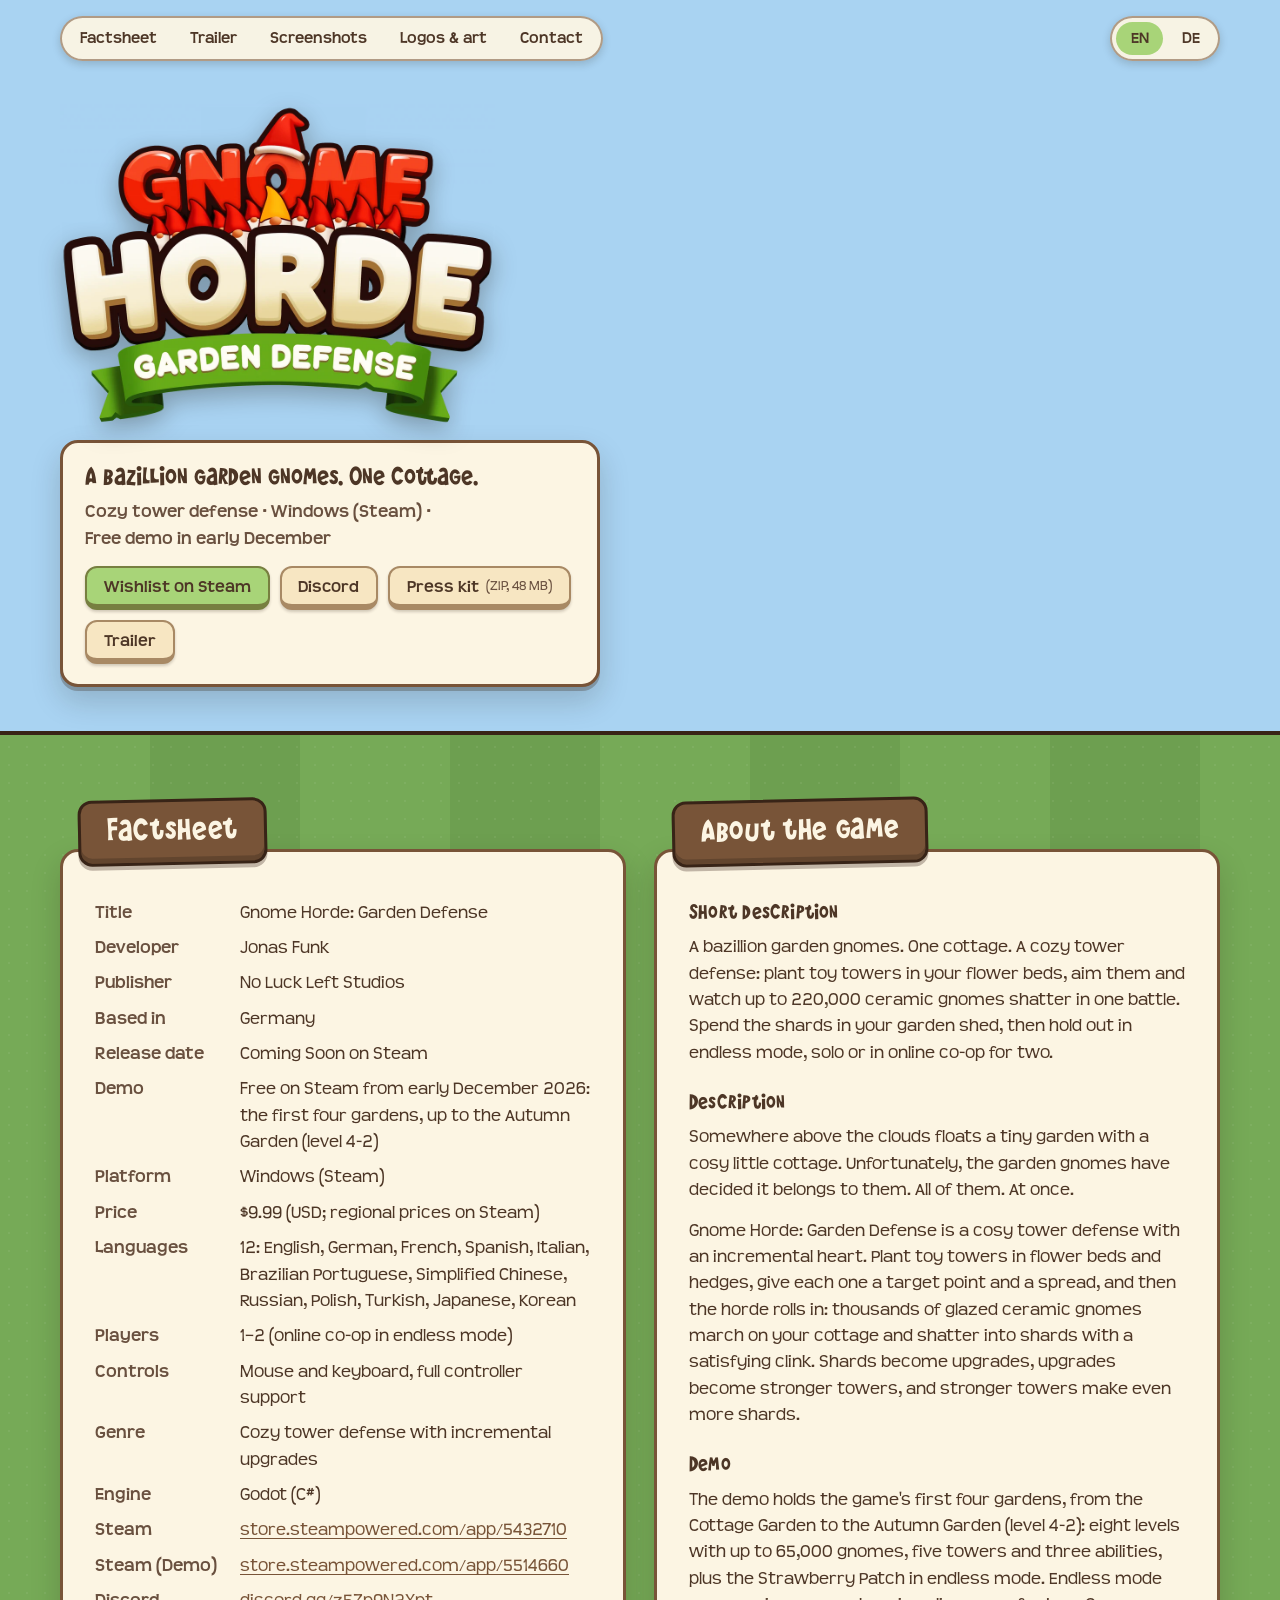
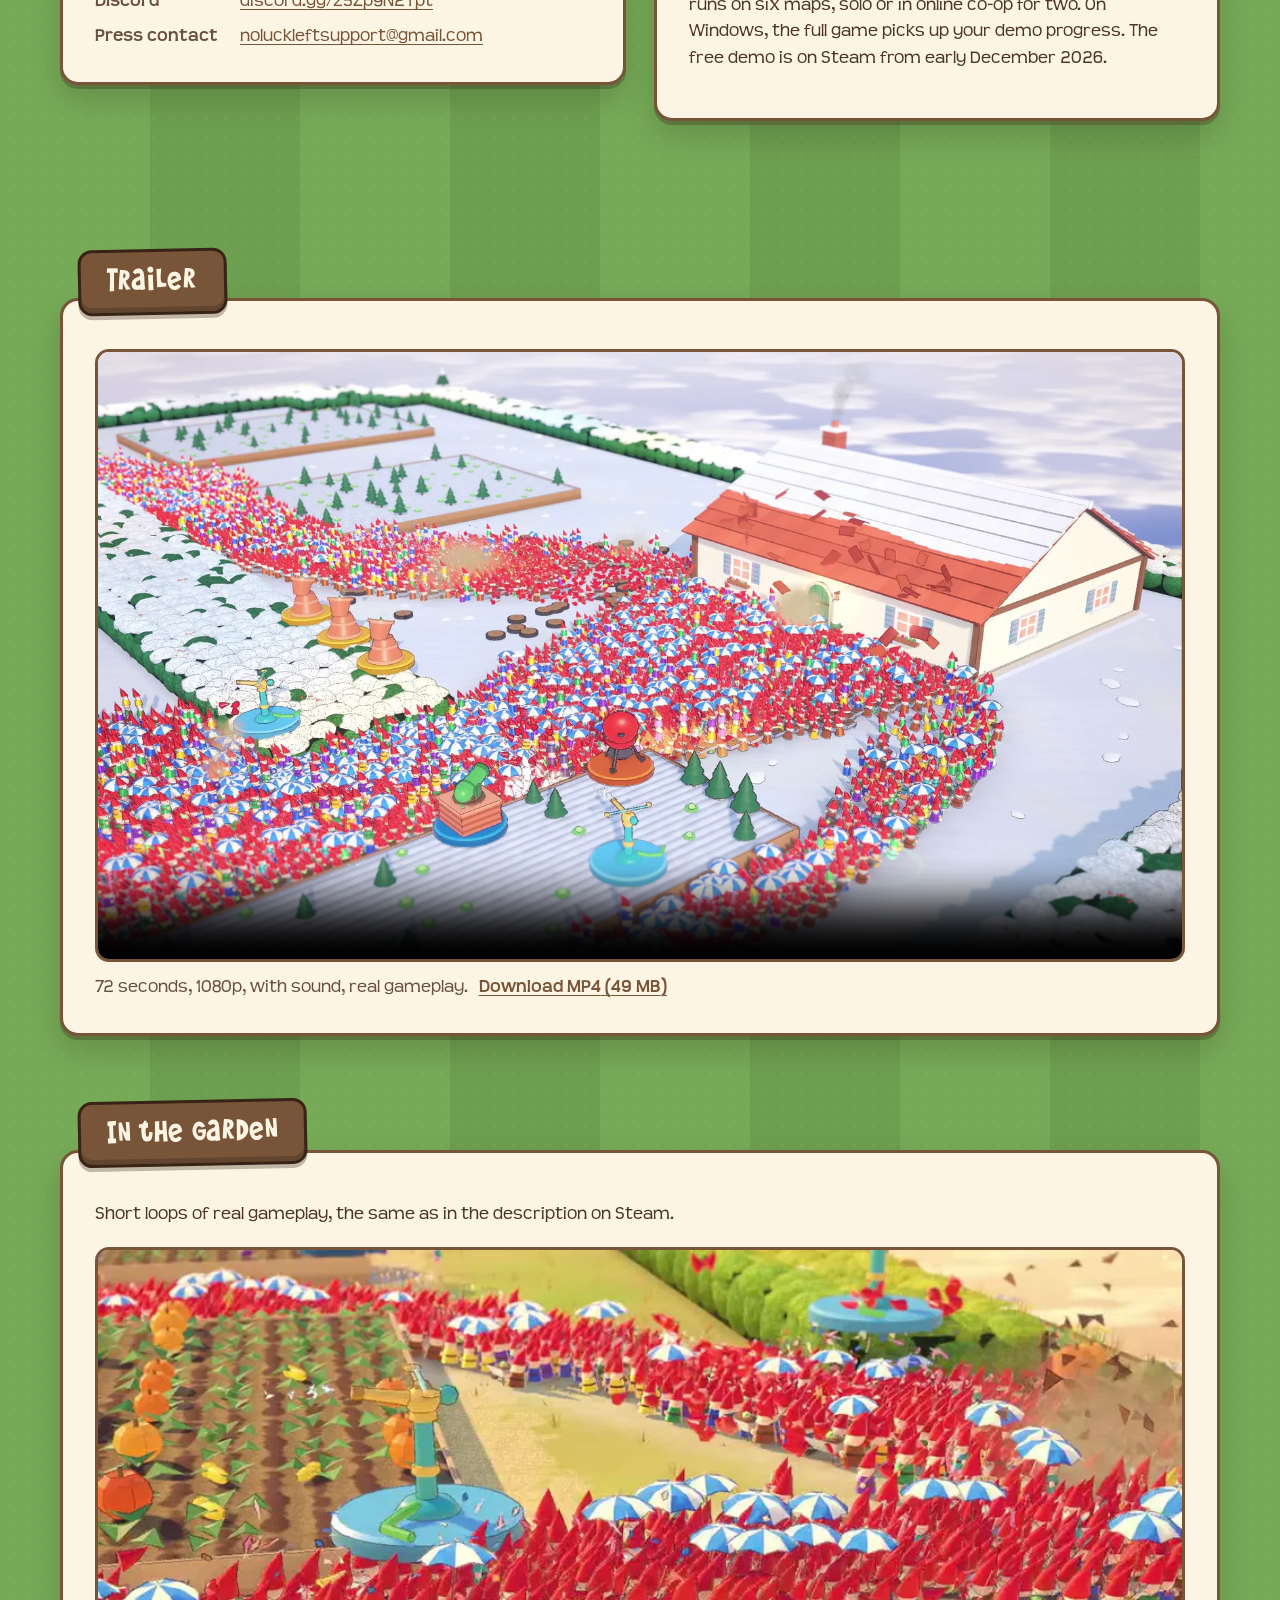
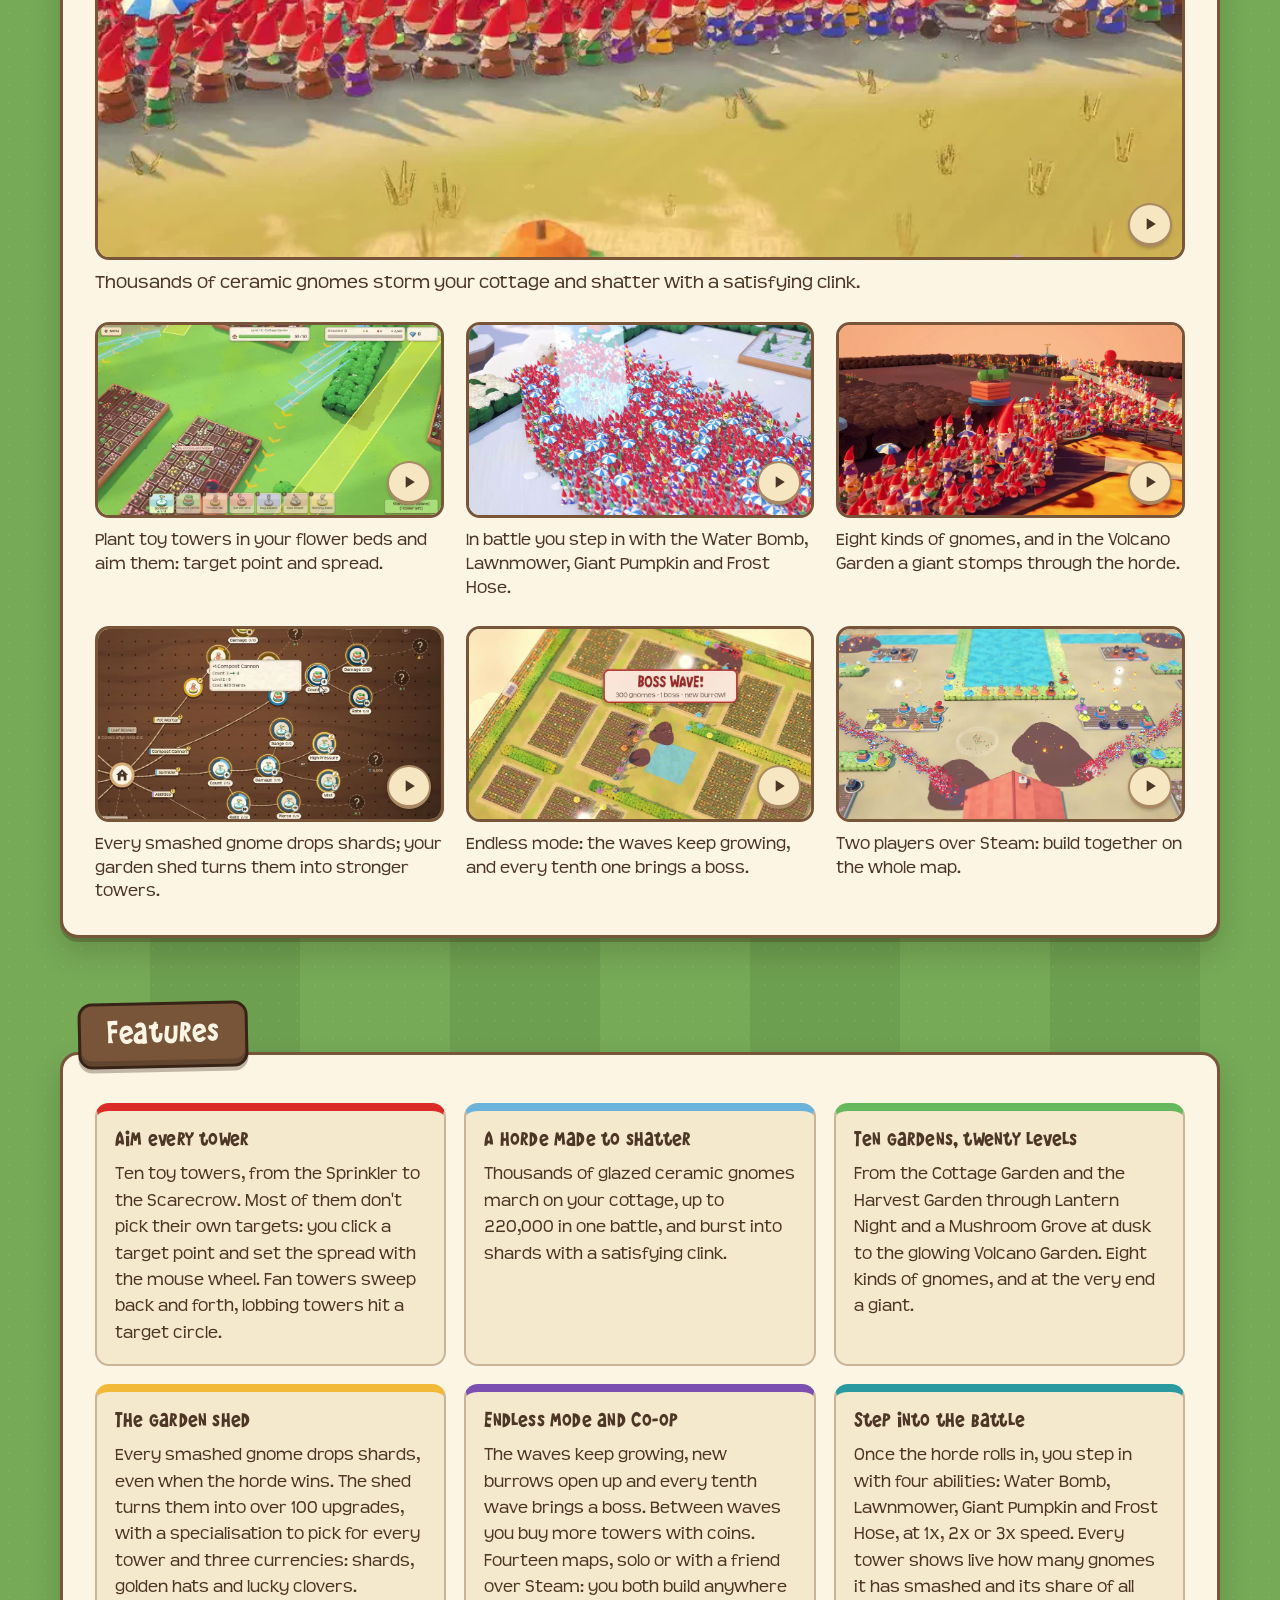
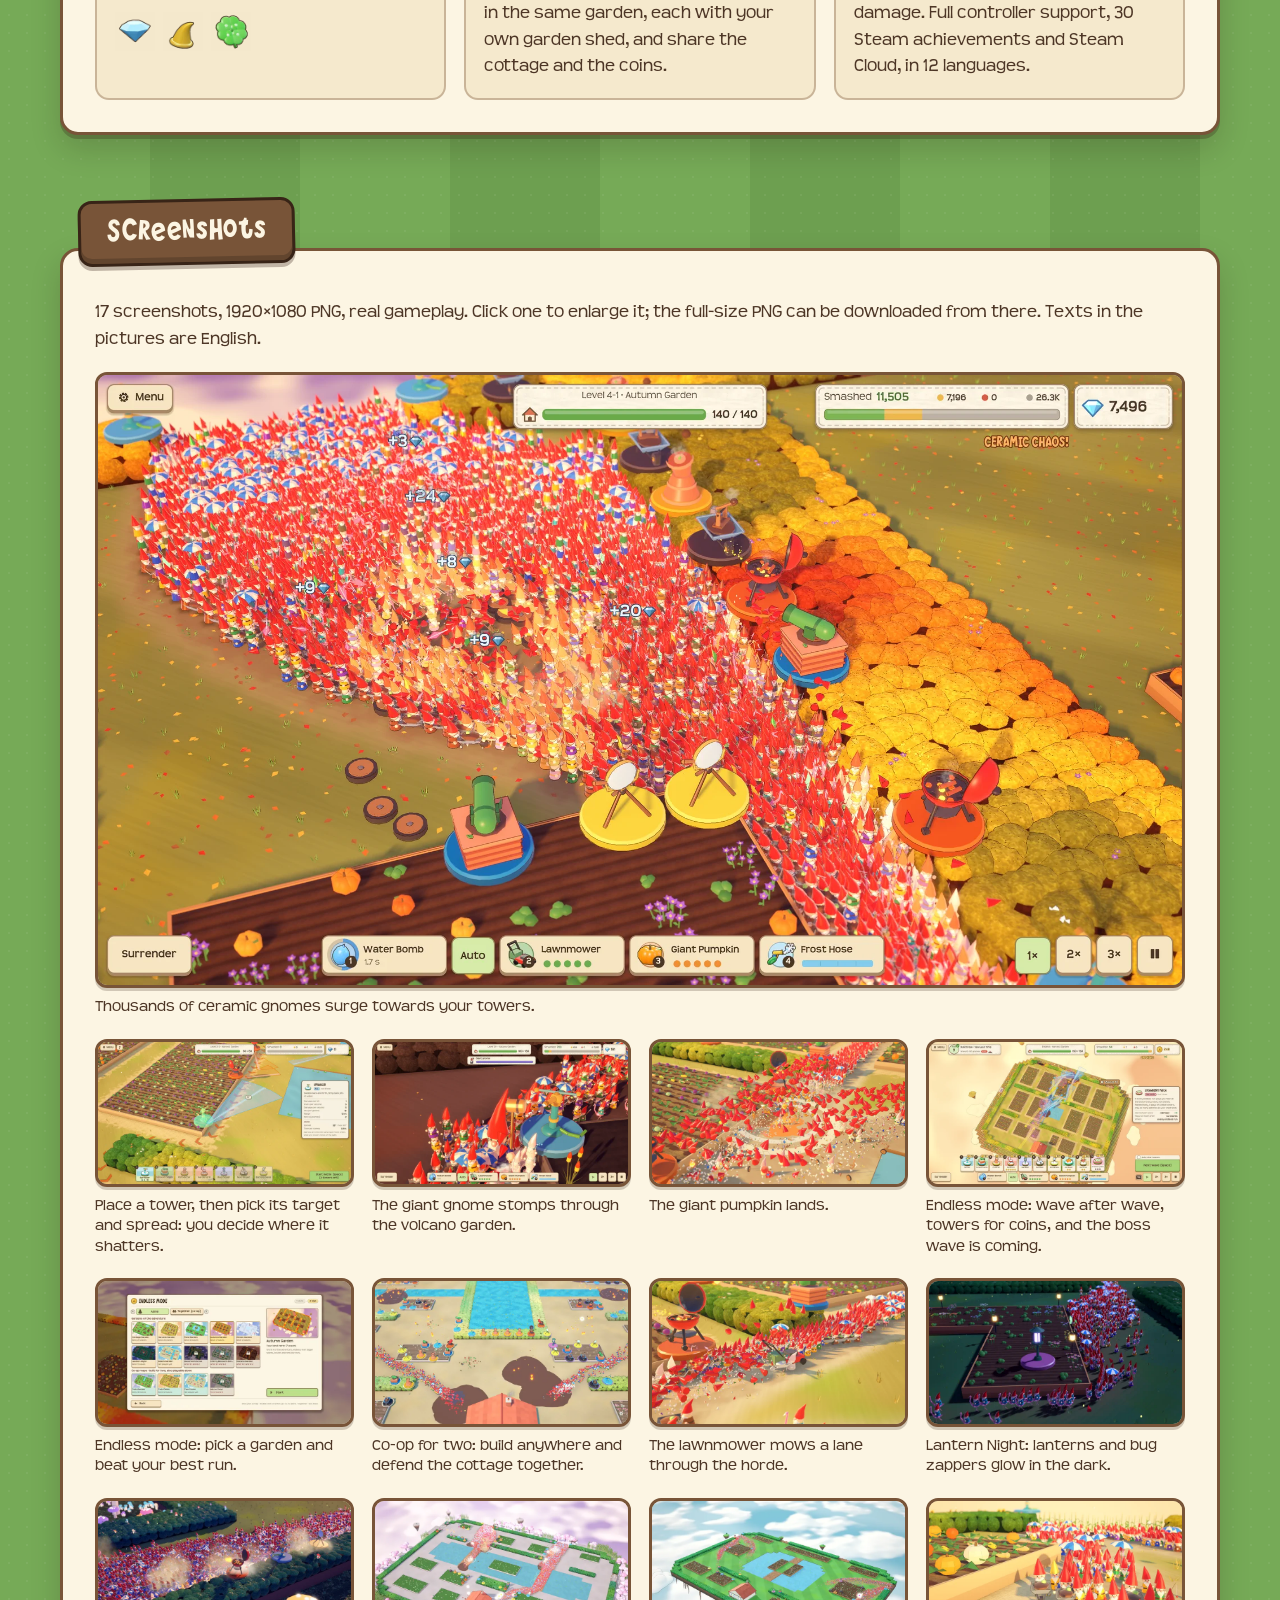
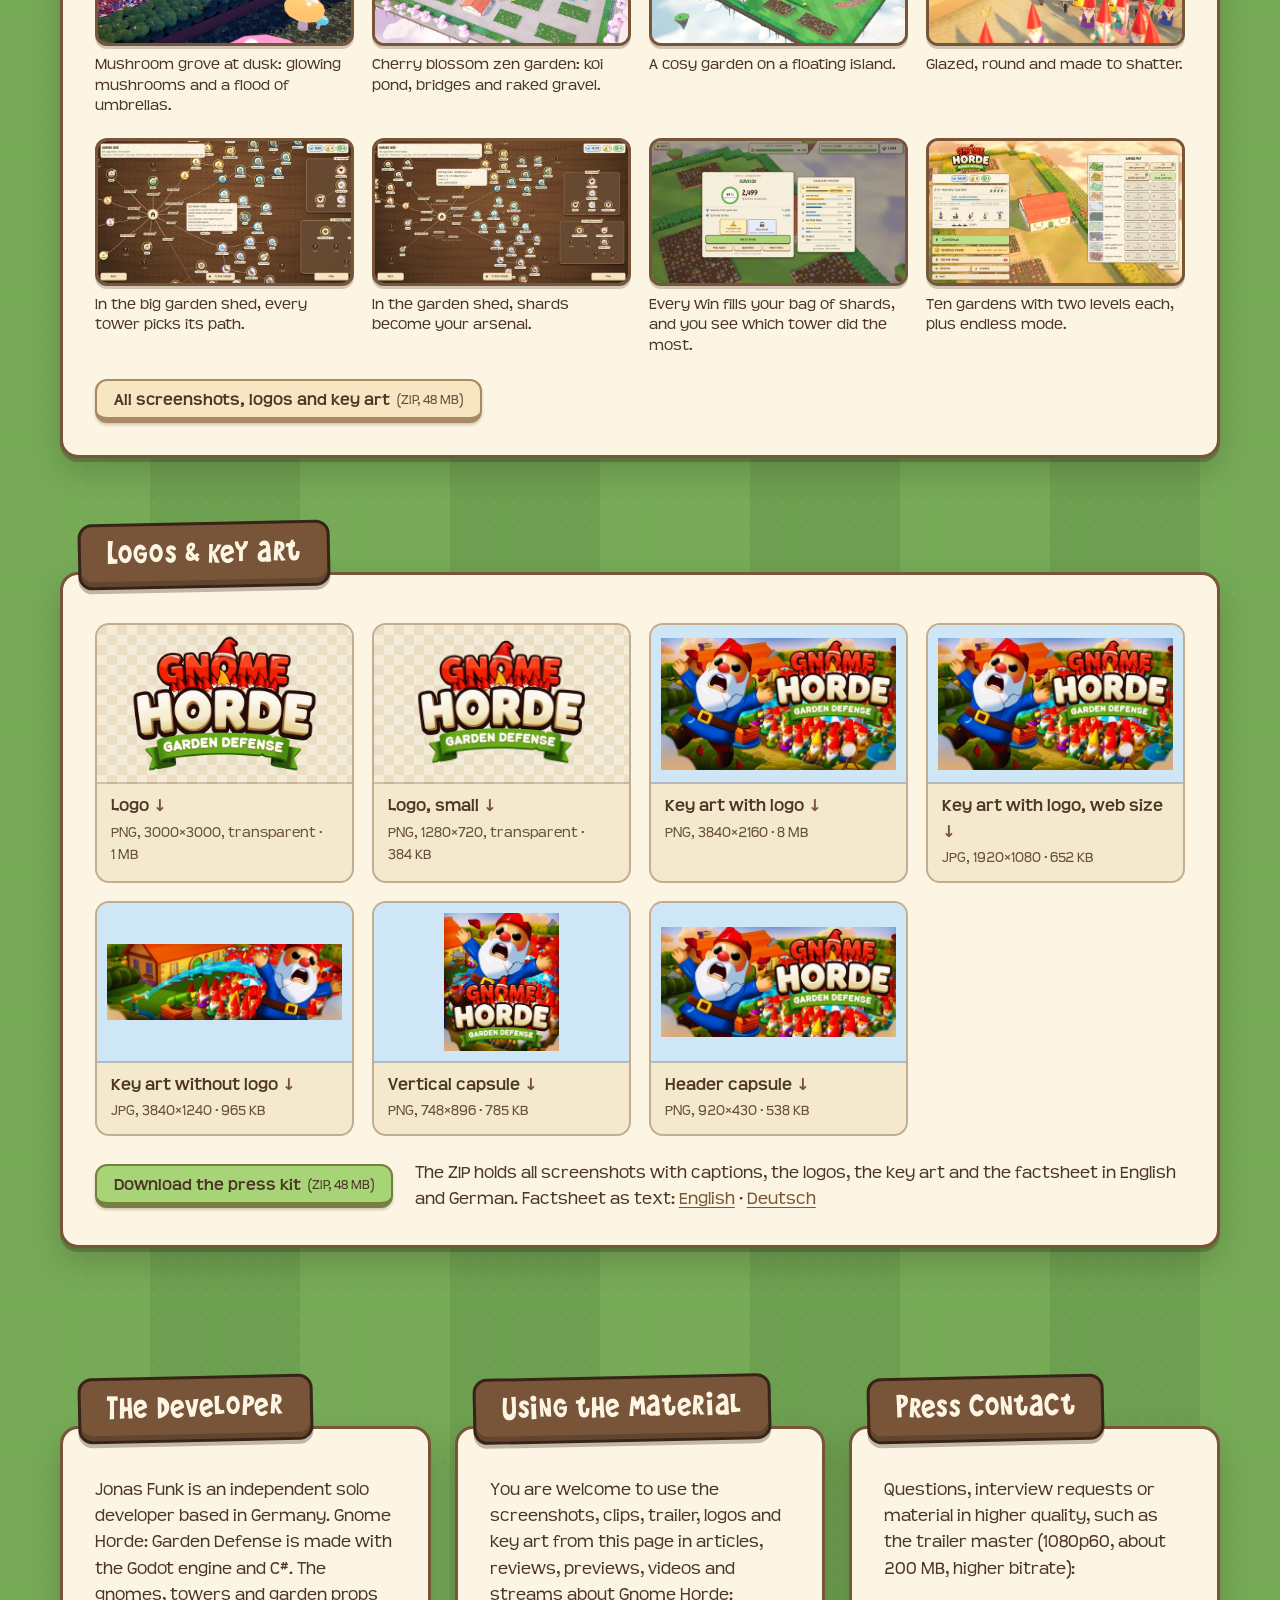
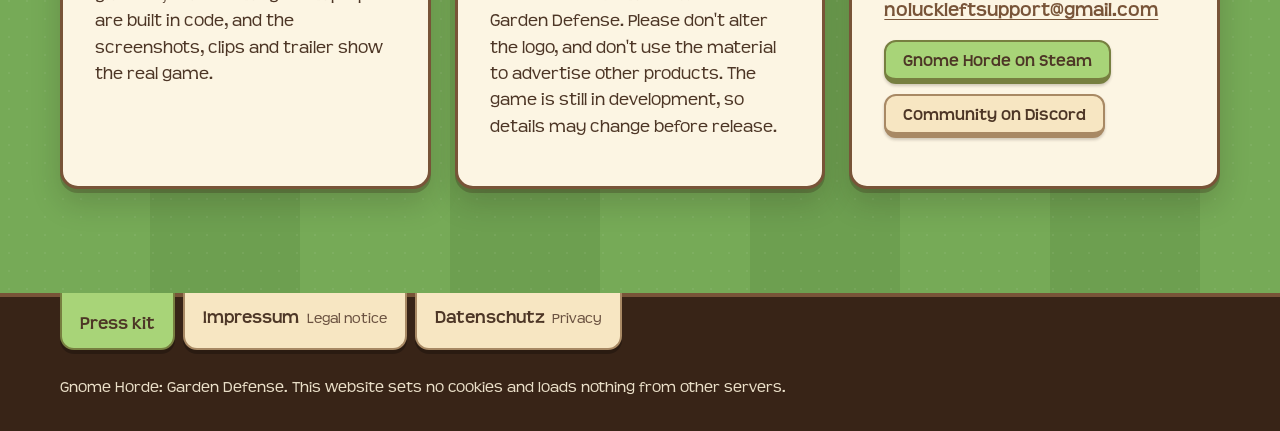
<file: index.html>
<!doctype html>
<html lang="en" data-lang="en" data-title-en="Gnome Horde: Garden Defense – Press kit" data-title-de="Gnome Horde: Garden Defense – Presskit">
<head>
<meta charset="utf-8">
<meta name="viewport" content="width=device-width, initial-scale=1">
<title>Gnome Horde: Garden Defense – Press kit</title>
<meta name="description" content="Press kit for Gnome Horde: Garden Defense, a cozy tower defense with an incremental heart for Windows (Steam), coming soon, free demo from early December 2026: factsheet, trailer, screenshots, logos and key art.">
<meta name="color-scheme" content="light">
<meta property="og:title" content="Gnome Horde: Garden Defense – Press kit">
<meta property="og:description" content="A bazillion garden gnomes. One cottage. Factsheet, trailer, screenshots, logos and key art.">
<meta property="og:type" content="website">
<link rel="icon" href="favicon.ico" sizes="any">
<link rel="stylesheet" href="assets/css/site.css">
<script src="assets/js/site.js" defer></script>
</head>
<body>
<a class="skip" href="#main"><span data-l="en" lang="en">Skip to content</span><span data-l="de" lang="de">Zum Inhalt springen</span></a>

<header class="topbar">
  <div class="wrap topbar-row">
    <nav class="topnav" aria-label="Sections">
      <a href="#factsheet">Factsheet</a>
      <a href="#trailer">Trailer</a>
      <a href="#screenshots">Screenshots</a>
      <a href="#downloads"><span data-l="en" lang="en">Logos &amp; art</span><span data-l="de" lang="de">Logos &amp; Art</span></a>
      <a href="#contact"><span data-l="en" lang="en">Contact</span><span data-l="de" lang="de">Kontakt</span></a>
    </nav>
    <div class="lang-switch" role="group" aria-label="Language / Sprache" hidden>
      <button type="button" data-set-lang="en" aria-pressed="true" lang="en">EN</button>
      <button type="button" data-set-lang="de" aria-pressed="false" lang="de">DE</button>
    </div>
  </div>
</header>

<div class="hero" id="top">
  <picture class="hero-art">
    <source media="(max-width: 699px)" srcset="assets/img/hero_tall.webp" width="748" height="896">
    <img src="assets/img/hero_wide.webp" srcset="assets/img/hero_wide_1200.webp 1200w, assets/img/hero_wide.webp 2400w" sizes="100vw" width="2400" height="775"
      alt="Key art: a shouting garden gnome with a cracked beard throws up his arms in front of the horde, while a sprinkler's jet arcs across the lawn past a cannon and the cottage."
      data-alt-de="Key Art: Ein schreiender Gartenzwerg mit gesprungenem Bart reißt vor der Horde die Arme hoch, während der Strahl eines Rasensprengers an einer Kanone und dem Häuschen vorbei über den Rasen schießt.">
  </picture>
  <div class="wrap hero-content">
    <h1 class="hero-title"><img class="hero-logo" src="assets/img/logo.webp" width="1000" height="740" alt=""><span class="visually-hidden">Gnome Horde: Garden Defense</span></h1>
    <div class="card hero-card">
      <p class="tagline"><span data-l="en" lang="en">A bazillion garden gnomes. One cottage.</span><span data-l="de" lang="de">Eine Bazillion Gartenzwerge. Ein Häuschen.</span></p>
      <p class="hero-meta"><span data-l="en" lang="en">Cozy tower defense · Windows (Steam) · <span class="nb">Free demo in early December</span></span><span data-l="de" lang="de">Gemütliches Tower-Defense · Windows (Steam) · <span class="nb">Kostenlose Demo</span> <span class="nb">Anfang Dezember</span></span></p>
      <div class="actions">
        <a class="key key-go" href="https://store.steampowered.com/app/5432710/?utm_source=presse&amp;utm_medium=presskit&amp;utm_campaign=presskit"><span data-l="en" lang="en">Wishlist on Steam</span><span data-l="de" lang="de">Auf die Steam-Wunschliste</span></a>
        <a class="key" href="https://discord.gg/z5Zp9N2Ypt">Discord</a>
        <a class="key" href="press/gnome_horde_presskit.zip" download><span data-l="en" lang="en">Press kit</span><span data-l="de" lang="de">Presskit</span> <small>(ZIP, <span data-size-of="press/gnome_horde_presskit.zip">48 MB</span>)</small></a>
        <a class="key" href="#trailer">Trailer</a>
      </div>
    </div>
  </div>
</div>

<main id="main">

<div class="wrap pair">
  <section class="section" id="factsheet" aria-labelledby="h-factsheet">
    <h2 class="sign" id="h-factsheet">Factsheet</h2>
    <div class="card">
      <dl class="facts">
        <dt><span data-l="en" lang="en">Title</span><span data-l="de" lang="de">Titel</span></dt>
        <dd>Gnome Horde: Garden Defense</dd>
        <dt><span data-l="en" lang="en">Developer</span><span data-l="de" lang="de">Entwickler</span></dt>
        <dd>Jonas Funk</dd>
        <dt>Publisher</dt>
        <dd>No Luck Left Studios</dd>
        <dt><span data-l="en" lang="en">Based in</span><span data-l="de" lang="de">Sitz</span></dt>
        <dd><span data-l="en" lang="en">Germany</span><span data-l="de" lang="de">Deutschland</span></dd>
        <dt><span data-l="en" lang="en">Release date</span><span data-l="de" lang="de">Erscheint</span></dt>
        <dd><span data-l="en" lang="en">Coming Soon on Steam</span><span data-l="de" lang="de">Coming Soon auf Steam</span></dd>
        <dt>Demo</dt>
        <dd><span data-l="en" lang="en">Free on Steam from early December 2026: the first four gardens, up to the Autumn Garden (<span class="nb">level 4-2</span>)</span><span data-l="de" lang="de">Kostenlos auf Steam ab Anfang Dezember 2026: die ersten vier Gärten, bis zum Herbstgarten (<span class="nb">Level 4-2</span>)</span></dd>
        <dt><span data-l="en" lang="en">Platform</span><span data-l="de" lang="de">Plattform</span></dt>
        <dd>Windows (Steam)</dd>
        <dt><span data-l="en" lang="en">Price</span><span data-l="de" lang="de">Preis</span></dt>
        <dd><span data-l="en" lang="en">$9.99 (USD; regional prices on Steam)</span><span data-l="de" lang="de">9,99 US-Dollar (regionale Preise auf Steam)</span></dd>
        <dt><span data-l="en" lang="en">Languages</span><span data-l="de" lang="de">Sprachen</span></dt>
        <dd><span data-l="en" lang="en">12: English, German, French, Spanish, Italian, Brazilian Portuguese, Simplified Chinese, Russian, Polish, Turkish, Japanese, Korean</span><span data-l="de" lang="de">12: Deutsch, Englisch, Französisch, Spanisch, Italienisch, Portugiesisch (Brasilien), vereinfachtes Chinesisch, Russisch, Polnisch, Türkisch, Japanisch, Koreanisch</span></dd>
        <dt><span data-l="en" lang="en">Players</span><span data-l="de" lang="de">Spieler</span></dt>
        <dd><span data-l="en" lang="en">1–2 (online co-op in endless mode)</span><span data-l="de" lang="de">1–2 (Online-Koop im Endlos-Modus)</span></dd>
        <dt><span data-l="en" lang="en">Controls</span><span data-l="de" lang="de">Steuerung</span></dt>
        <dd><span data-l="en" lang="en">Mouse and keyboard, full controller support</span><span data-l="de" lang="de">Maus und Tastatur, volle Controller-Unterstützung</span></dd>
        <dt>Genre</dt>
        <dd><span data-l="en" lang="en">Cozy tower defense with incremental upgrades</span><span data-l="de" lang="de">Gemütliches Tower-Defense mit Incremental-Ausbau</span></dd>
        <dt>Engine</dt>
        <dd>Godot (C#)</dd>
        <dt>Steam</dt>
        <dd><a href="https://store.steampowered.com/app/5432710/?utm_source=presse&amp;utm_medium=presskit&amp;utm_campaign=presskit">store.steampowered.com/<wbr>app/5432710</a></dd>
        <dt>Steam (Demo)</dt>
        <dd><a href="https://store.steampowered.com/app/5514660/?utm_source=presse&amp;utm_medium=presskit&amp;utm_campaign=presskit">store.steampowered.com/<wbr>app/5514660</a></dd>
        <dt>Discord</dt>
        <dd><a href="https://discord.gg/z5Zp9N2Ypt">discord.gg/<wbr>z5Zp9N2Ypt</a></dd>
        <dt><span data-l="en" lang="en">Press contact</span><span data-l="de" lang="de">Pressekontakt</span></dt>
        <dd><a href="mailto:noluckleftsupport@gmail.com">noluckleftsupport@gmail.com</a></dd>
      </dl>
    </div>
  </section>

  <section class="section" id="about" aria-labelledby="h-about">
    <h2 class="sign" id="h-about"><span data-l="en" lang="en">About the game</span><span data-l="de" lang="de">Über das Spiel</span></h2>
    <div class="card prose">
      <h3><span data-l="en" lang="en">Short description</span><span data-l="de" lang="de">Kurzbeschreibung</span></h3>
      <p data-l="en" lang="en">A bazillion garden gnomes. One cottage. A cozy tower defense: plant toy towers in your flower beds, aim them and watch up to 220,000 ceramic gnomes shatter in one battle. Spend the shards in your garden shed, then hold out in endless mode, solo or in online co-op for two.</p>
      <p data-l="de" lang="de">Eine Bazillion Gartenzwerge. Ein Häuschen. Gemütliches Tower-Defense: Stell Spielzeug-Türme in deine Beete, richte sie aus und zerdeppere bis zu 220.000 Keramikzwerge in einer Schlacht. Bau mit den Scherben deinen Schuppen aus und halte im Endlos-Modus durch, allein oder online zu zweit.</p>
      <h3><span data-l="en" lang="en">Description</span><span data-l="de" lang="de">Beschreibung</span></h3>
      <p data-l="en" lang="en">Somewhere above the clouds floats a tiny garden with a cosy little cottage. Unfortunately, the garden gnomes have decided it belongs to them. All of them. At once.</p>
      <p data-l="de" lang="de">Irgendwo über den Wolken schwebt ein kleiner Garten mit einem gemütlichen Häuschen. Leider haben die Gartenzwerge beschlossen, dass es ihnen gehört. Allen. Gleichzeitig.</p>
      <p data-l="en" lang="en">Gnome Horde: Garden Defense is a cosy tower defense with an incremental heart. Plant toy towers in flower beds and hedges, give each one a target point and a spread, and then the horde rolls in: thousands of glazed ceramic gnomes march on your cottage and shatter into shards with a satisfying clink. Shards become upgrades, upgrades become stronger towers, and stronger towers make even more shards.</p>
      <p data-l="de" lang="de">Gnome Horde: Garden Defense ist ein gemütliches Tower-Defense mit Incremental-Herz. Du stellst Spielzeug-Türme in Beete und Hecken, gibst ihnen einen Zielpunkt und eine Streuung, und dann rollt die Horde an: Tausende glasierte Keramikzwerge marschieren auf dein Häuschen zu und zerspringen klirrend in Scherben. Aus Scherben werden Upgrades, aus Upgrades stärkere Türme und aus stärkeren Türmen noch mehr Scherben.</p>
      <h3>Demo</h3>
      <p data-l="en" lang="en">The demo holds the game's first four gardens, from the Cottage Garden to the Autumn Garden (<span class="nb">level 4-2</span>): eight levels with up to 65,000 gnomes, five towers and three abilities, plus the Strawberry Patch in endless mode. Endless mode runs on six maps, solo or in online co-op for two. On Windows, the full game picks up your demo progress. The free demo is on Steam from early December 2026.</p>
      <p data-l="de" lang="de">Die Demo enthält die ersten vier Gärten des Spiels, vom Garten am Häuschen bis zum Herbstgarten (<span class="nb">Level 4-2</span>): acht Level mit bis zu 65.000 Zwergen, fünf Türme und drei Fähigkeiten, im Endlos-Modus dazu das Erdbeerbeet. Den Endlos-Modus gibt es auf sechs Karten, allein oder im Online-Koop zu zweit. Unter Windows übernimmt die Vollversion deinen Demo-Fortschritt. Die kostenlose Demo gibt es ab Anfang Dezember 2026 auf Steam.</p>
    </div>
  </section>
</div>

<section class="section wrap" id="trailer" aria-labelledby="h-trailer">
  <h2 class="sign" id="h-trailer">Trailer</h2>
  <div class="card">
    <div class="video-frame">
      <video class="trailer" controls preload="none" playsinline width="1920" height="1080" poster="media/trailer/gnome_horde_trailer_poster.webp"
        aria-label="Trailer of Gnome Horde: Garden Defense" data-aria-label-de="Trailer von Gnome Horde: Garden Defense">
        <source src="media/trailer/gnome_horde_trailer.mp4" type="video/mp4">
        <a href="media/trailer/gnome_horde_trailer.mp4">gnome_horde_trailer.mp4</a>
      </video>
    </div>
    <p class="media-note"><span data-l="en" lang="en">72 seconds, 1080p, with sound, real gameplay.</span><span data-l="de" lang="de">72 Sekunden, 1080p, mit Ton, echtes Spielgeschehen.</span>
      <a href="media/trailer/gnome_horde_trailer.mp4" download><span data-l="en" lang="en">Download MP4</span><span data-l="de" lang="de">MP4 herunterladen</span> (<span data-size-of="media/trailer/gnome_horde_trailer.mp4">49 MB</span>)</a></p>
  </div>
</section>

<section class="section wrap" id="gameplay" aria-labelledby="h-gameplay">
  <h2 class="sign" id="h-gameplay"><span data-l="en" lang="en">In the garden</span><span data-l="de" lang="de">Im Garten</span></h2>
  <div class="card">
    <p class="intro"><span data-l="en" lang="en">Short loops of real gameplay, the same as in the description on Steam.</span><span data-l="de" lang="de">Kurze Schleifen aus echtem Spielgeschehen, dieselben wie in der Beschreibung auf Steam.</span></p>
    <ul class="clips" role="list">
      <li class="clip clip-lead"><figure>
        <div class="clip-frame"><video class="loop" muted loop playsinline preload="none" controls width="960" height="540" poster="media/clips/01_horde.webp"
          aria-label="A huge horde of garden gnomes with umbrellas runs past sprinklers and shatters into shards." data-aria-label-de="Eine riesige Horde Gartenzwerge mit Sonnenschirmen läuft an Rasensprengern vorbei und zerspringt in Scherben."><source src="media/clips/01_horde.mp4" type="video/mp4"></video></div>
        <figcaption><span data-l="en" lang="en">Thousands of ceramic gnomes storm your cottage and shatter with a satisfying clink.</span><span data-l="de" lang="de">Tausende Keramikzwerge stürmen dein Häuschen und zerspringen klirrend in Scherben.</span></figcaption>
      </figure></li>
      <li class="clip"><figure>
        <div class="clip-frame"><video class="loop" muted loop playsinline preload="none" controls width="960" height="540" poster="media/clips/02_aim.webp"
          aria-label="Build phase: a sprinkler is placed on a flower bed, its spray fan aimed and widened." data-aria-label-de="Bauphase: Ein Rasensprenger wird auf ein Beet gesetzt, sein Fächer ausgerichtet und verbreitert."><source src="media/clips/02_aim.mp4" type="video/mp4"></video></div>
        <figcaption><span data-l="en" lang="en">Plant toy towers in your flower beds and aim them: target point and spread.</span><span data-l="de" lang="de">Stell Spielzeug-Türme in die Beete und richte sie aus: Zielpunkt und Streuung.</span></figcaption>
      </figure></li>
      <li class="clip"><figure>
        <div class="clip-frame"><video class="loop" muted loop playsinline preload="none" controls width="960" height="540" poster="media/clips/03_frost.webp"
          aria-label="The frost hose sweeps across a dense horde in the winter garden, freezing the gnomes." data-aria-label-de="Der Frostschlauch fährt über eine dichte Horde im Wintergarten, die Zwerge frieren ein."><source src="media/clips/03_frost.mp4" type="video/mp4"></video></div>
        <figcaption><span data-l="en" lang="en">In battle you step in with the Water Bomb, Lawnmower, Giant Pumpkin and Frost Hose.</span><span data-l="de" lang="de">In der Schlacht greifst du mit Wasserbombe, Rasenmäher, Riesenkürbis und Frostschlauch ein.</span></figcaption>
      </figure></li>
      <li class="clip"><figure>
        <div class="clip-frame"><video class="loop" muted loop playsinline preload="none" controls width="960" height="540" poster="media/clips/04_giant.webp"
          aria-label="In the volcano garden a giant gnome stomps through the horde and a giant pumpkin hits it." data-aria-label-de="Im Vulkangarten stapft ein Riesenzwerg durch die Horde, ein Riesenkürbis trifft ihn."><source src="media/clips/04_giant.mp4" type="video/mp4"></video></div>
        <figcaption><span data-l="en" lang="en">Eight kinds of gnomes, and in the Volcano Garden a giant stomps through the horde.</span><span data-l="de" lang="de">Acht Sorten Zwerge, und im Vulkangarten stapft ein Riese durch die Horde.</span></figcaption>
      </figure></li>
      <li class="clip"><figure>
        <div class="clip-frame"><video class="loop" muted loop playsinline preload="none" controls width="960" height="540" poster="media/clips/05_shed.webp"
          aria-label="The garden shed: more range is bought on the sprinkler's branch." data-aria-label-de="Der Gartenschuppen: Am Ast des Rasensprengers wird mehr Reichweite gekauft."><source src="media/clips/05_shed.mp4" type="video/mp4"></video></div>
        <figcaption><span data-l="en" lang="en">Every smashed gnome drops shards; your garden shed turns them into stronger towers.</span><span data-l="de" lang="de">Jeder zerdepperte Zwerg bringt Scherben, im Gartenschuppen werden daraus stärkere Türme.</span></figcaption>
      </figure></li>
      <li class="clip"><figure>
        <div class="clip-frame"><video class="loop" muted loop playsinline preload="none" controls width="960" height="540" poster="media/clips/06_endless.webp"
          aria-label="Endless mode: the &quot;Boss wave!&quot; sign hangs over the garden while the towers smash the first gnomes of the wave." data-aria-label-de="Endlos-Modus: Das Schild „Bosswelle!“ steht über dem Garten, während die Türme die ersten Zwerge der Welle zerdeppern."><source src="media/clips/06_endless.mp4" type="video/mp4"></video></div>
        <figcaption><span data-l="en" lang="en">Endless mode: the waves keep growing, and every tenth one brings a boss.</span><span data-l="de" lang="de">Endlos-Modus: Die Wellen wachsen, und jede zehnte bringt einen Boss.</span></figcaption>
      </figure></li>
      <li class="clip"><figure>
        <div class="clip-frame"><video class="loop" muted loop playsinline preload="none" controls width="960" height="540" poster="media/clips/07_coop.webp"
          aria-label="Co-op on the &quot;Two Coves&quot; map: both players drop a giant pumpkin at once." data-aria-label-de="Koop auf der Karte „Zwei Buchten“: Beide Spieler werfen gleichzeitig einen Riesenkürbis."><source src="media/clips/07_coop.mp4" type="video/mp4"></video></div>
        <figcaption><span data-l="en" lang="en">Two players over Steam: build together on the whole map.</span><span data-l="de" lang="de">Zu zweit über Steam: Ihr baut gemeinsam auf der ganzen Karte.</span></figcaption>
      </figure></li>
    </ul>
  </div>
</section>

<section class="section wrap" id="features" aria-labelledby="h-features">
  <h2 class="sign" id="h-features">Features</h2>
  <div class="card">
    <ul class="features" role="list">
      <li class="feature f-red">
        <h3><span data-l="en" lang="en">Aim every tower</span><span data-l="de" lang="de">Jeden Turm selbst ausrichten</span></h3>
        <p data-l="en" lang="en">Ten toy towers, from the Sprinkler to the Scarecrow. Most of them don't pick their own targets: you click a target point and set the spread with the mouse wheel. Fan towers sweep back and forth, lobbing towers hit a target circle.</p>
        <p data-l="de" lang="de">Zehn Spielzeug-Türme, vom Rasensprenger bis zur Vogelscheuche. Die meisten suchen sich ihr Ziel nicht selbst: Du klickst einen Zielpunkt an und stellst mit dem Mausrad die Streuung ein. Fächer-Türme schwenken hin und her, Wurf-Türme treffen einen Zielkreis.</p>
      </li>
      <li class="feature f-blue">
        <h3><span data-l="en" lang="en">A horde made to shatter</span><span data-l="de" lang="de">Eine Horde zum Zerdeppern</span></h3>
        <p data-l="en" lang="en">Thousands of glazed ceramic gnomes march on your cottage, up to 220,000 in one battle, and burst into shards with a satisfying clink.</p>
        <p data-l="de" lang="de">Tausende glasierte Keramikzwerge marschieren auf dein Häuschen zu, bis zu 220.000 in einer Schlacht, und zerspringen klirrend in Scherben.</p>
      </li>
      <li class="feature f-green">
        <h3><span data-l="en" lang="en">Ten gardens, twenty levels</span><span data-l="de" lang="de">Zehn Gärten, zwanzig Level</span></h3>
        <p data-l="en" lang="en">From the Cottage Garden and the Harvest Garden through Lantern Night and a Mushroom Grove at dusk to the glowing Volcano Garden. Eight kinds of gnomes, and at the very end a giant.</p>
        <p data-l="de" lang="de">Vom Garten am Häuschen und dem Erntegarten über das Lichterfest und einen Pilzwald in der Dämmerung bis zum glühenden Vulkangarten. Acht Sorten Zwerge und ganz am Ende ein Riese.</p>
      </li>
      <li class="feature f-gold">
        <h3><span data-l="en" lang="en">The garden shed</span><span data-l="de" lang="de">Der Gartenschuppen</span></h3>
        <p data-l="en" lang="en">Every smashed gnome drops shards, even when the horde wins. The shed turns them into over 100 upgrades, with a specialisation to pick for every tower and three currencies: shards, golden hats and lucky clovers.</p>
        <p data-l="de" lang="de">Jeder zerdepperte Zwerg bringt Scherben, auch wenn die Horde gewinnt. Im Schuppen werden daraus über 100 Upgrades, mit einer Spezialisierung für jeden Turm und drei Währungen: Scherben, Goldmützen und Glücksklee.</p>
        <p class="currencies" aria-hidden="true"><img src="assets/img/icon_shard.webp" width="48" height="48" alt=""><img src="assets/img/icon_goldhat.webp" width="48" height="48" alt=""><img src="assets/img/icon_clover.webp" width="48" height="48" alt=""></p>
      </li>
      <li class="feature f-purple">
        <h3><span data-l="en" lang="en">Endless mode and co-op</span><span data-l="de" lang="de">Endlos-Modus und Koop</span></h3>
        <p data-l="en" lang="en">The waves keep growing, new burrows open up and every tenth wave brings a boss. Between waves you buy more towers with coins. Fourteen maps, solo or with a friend over Steam: you both build anywhere in the same garden, each with your own garden shed, and share the cottage and the coins.</p>
        <p data-l="de" lang="de">Die Wellen werden immer größer, neue Löcher gehen auf, und jede zehnte Welle bringt einen Boss. Zwischen den Wellen kaufst du mit Talern neue Türme. Vierzehn Karten, allein oder zu zweit über Steam: Ihr baut beide überall im selben Garten, jeder mit seinem eigenen Gartenschuppen, und teilt euch Häuschen und Taler.</p>
      </li>
      <li class="feature f-teal">
        <h3><span data-l="en" lang="en">Step into the battle</span><span data-l="de" lang="de">Eingreifen in der Schlacht</span></h3>
        <p data-l="en" lang="en">Once the horde rolls in, you step in with four abilities: Water Bomb, Lawnmower, Giant Pumpkin and Frost Hose, at 1x, 2x or 3x speed. Every tower shows live how many gnomes it has smashed and its share of all damage. Full controller support, 30 Steam achievements and Steam Cloud, in 12 languages.</p>
        <p data-l="de" lang="de">Rollt die Horde an, greifst du mit vier Fähigkeiten ein: Wasserbombe, Rasenmäher, Riesenkürbis und Frostschlauch, in Tempo 1x, 2x oder 3x. Jeder Turm zeigt live, wie viele Zwerge er zerdeppert hat und welchen Anteil am Gesamtschaden er hat. Volle Controller-Unterstützung, 30 Steam-Errungenschaften und Steam Cloud, in 12 Sprachen.</p>
      </li>
    </ul>
  </div>
</section>

<section class="section wrap" id="screenshots" aria-labelledby="h-screenshots">
  <h2 class="sign" id="h-screenshots">Screenshots</h2>
  <div class="card">
    <p class="intro"><span data-l="en" lang="en">17 screenshots, 1920×1080 PNG, real gameplay. Click one to enlarge it; the full-size PNG can be downloaded from there. Texts in the pictures are English.</span><span data-l="de" lang="de">17 Screenshots, 1920×1080 PNG, echtes Spielgeschehen. Ein Klick vergrößert das Bild, dort gibt es auch das PNG in voller Größe. Texte im Bild sind Englisch.</span></p>
<!-- build:gallery -->
<ul class="gallery" role="list">
<li class="shot shot-lead"><figure><a class="shot-link" href="media/screenshots/gnome_horde_01_horde_river.png" data-view="media/screenshots/view/01_horde_river.webp" data-size="3 MB"><img src="media/screenshots/thumb/01_horde_river.webp" srcset="media/screenshots/thumb/01_horde_river.webp 720w, media/screenshots/view/01_horde_river.webp 1920w" sizes="(min-width: 1200px) 1084px, calc(100vw - 90px)" width="720" height="405" loading="lazy" decoding="async" alt="Autumn Garden: a sea of gnomes with umbrellas pushes around a hedge island while grills, compost cannons, burning glasses and mortars fire. Battle HUD with the ability bar." data-alt-de="Herbstgarten: Ein Meer aus Zwergen mit Schirmen drückt um eine Heckeninsel, Grills, Kompostkanonen, Brenngläser und Mörser feuern. Schlacht-HUD mit Fähigkeitsleiste."></a><figcaption><span data-l="en" lang="en">Thousands of ceramic gnomes surge towards your towers.</span><span data-l="de" lang="de">Tausende Keramikzwerge strömen auf deine Türme zu.</span></figcaption></figure></li>
<li class="shot"><figure><a class="shot-link" href="media/screenshots/gnome_horde_02_aim.png" data-view="media/screenshots/view/02_aim.webp" data-size="3 MB"><img src="media/screenshots/thumb/02_aim.webp" width="720" height="405" loading="lazy" decoding="async" alt="Build phase in the Harvest Garden: a sprinkler is placed and aimed, its coloured spray fan shows the spread. Seed packet bar and tower info card." data-alt-de="Bauphase im Erntegarten: Ein Rasensprenger wird gesetzt und ausgerichtet, sein farbiger Fächer zeigt die Streuung. Samentüten-Leiste und Turm-Infokarte."></a><figcaption><span data-l="en" lang="en">Place a tower, then pick its target and spread: you decide where it shatters.</span><span data-l="de" lang="de">Turm setzen, Ziel und Streuung festlegen: Du bestimmst, wo es klirrt.</span></figcaption></figure></li>
<li class="shot"><figure><a class="shot-link" href="media/screenshots/gnome_horde_13_giant.png" data-view="media/screenshots/view/13_giant.webp" data-size="2 MB"><img src="media/screenshots/thumb/13_giant.webp" width="720" height="405" loading="lazy" decoding="async" alt="The giant gnome with hat, beard and hammer in the middle of the horde in the Volcano Garden, its boss bar at the top." data-alt-de="Der Riesenzwerg mit Mütze, Bart und Hammer mitten in der Horde im Vulkangarten, oben seine Bossleiste."></a><figcaption><span data-l="en" lang="en">The giant gnome stomps through the volcano garden.</span><span data-l="de" lang="de">Der Riesenzwerg stapft durch den Vulkangarten.</span></figcaption></figure></li>
<li class="shot"><figure><a class="shot-link" href="media/screenshots/gnome_horde_03_pumpkin.png" data-view="media/screenshots/view/03_pumpkin.webp" data-size="3 MB"><img src="media/screenshots/thumb/03_pumpkin.webp" width="720" height="405" loading="lazy" decoding="async" alt="The giant pumpkin lands in the middle of the horde: shock-wave rings, flying hats and shards." data-alt-de="Der Riesenkürbis schlägt mitten in der Horde ein: Druckwellenringe, fliegende Mützen und Scherben."></a><figcaption><span data-l="en" lang="en">The giant pumpkin lands.</span><span data-l="de" lang="de">Der Riesenkürbis schlägt ein.</span></figcaption></figure></li>
<li class="shot"><figure><a class="shot-link" href="media/screenshots/gnome_horde_11_endless.png" data-view="media/screenshots/view/11_endless.webp" data-size="2 MB"><img src="media/screenshots/thumb/11_endless.webp" width="720" height="405" loading="lazy" decoding="async" alt="Endless mode build phase: the wave board announces wave 10 with a boss and a new burrow. Coin purse and ten seed packets with prices." data-alt-de="Bauphase im Endlos-Modus: Die Wellentafel kündigt Welle 10 mit Boss und neuem Loch an. Talerbeutel und zehn Samentüten mit Preisen."></a><figcaption><span data-l="en" lang="en">Endless mode: wave after wave, towers for coins, and the boss wave is coming.</span><span data-l="de" lang="de">Endlos-Modus: Welle um Welle, Türme für Taler – und die Bosswelle kommt.</span></figcaption></figure></li>
<li class="shot"><figure><a class="shot-link" href="media/screenshots/gnome_horde_17_endless_menu.png" data-view="media/screenshots/view/17_endless_menu.webp" data-size="1 MB"><img src="media/screenshots/thumb/17_endless_menu.webp" width="720" height="405" loading="lazy" decoding="async" alt="Endless mode menu: postcards of ten gardens and four co-op maps with best runs and locks, on the right the chosen Autumn Garden with a Start button." data-alt-de="Endlos-Menü: Postkarten der zehn Gärten und vier Koop-Karten mit Rekorden und Schlössern, rechts der gewählte Herbstgarten mit der Taste „Start“."></a><figcaption><span data-l="en" lang="en">Endless mode: pick a garden and beat your best run.</span><span data-l="de" lang="de">Endlos-Modus: Such dir einen Garten aus und schlag deinen Rekord.</span></figcaption></figure></li>
<li class="shot"><figure><a class="shot-link" href="media/screenshots/gnome_horde_12_coop.png" data-view="media/screenshots/view/12_coop.webp" data-size="2 MB"><img src="media/screenshots/thumb/12_coop.webp" width="720" height="405" loading="lazy" decoding="async" alt="Co-op on the beach map Two Coves: both players&#x27; towers, with white and lilac rings, fire on two streams of the horde coming down to the cottage." data-alt-de="Koop auf der Strandkarte „Zwei Buchten“: Die Türme beider Spieler, mit weißen und lila Ringen, feuern auf zwei Ströme der Horde, die auf das Häuschen zulaufen."></a><figcaption><span data-l="en" lang="en">Co-op for two: build anywhere and defend the cottage together.</span><span data-l="de" lang="de">Koop zu zweit: Baut überall und verteidigt das Häuschen gemeinsam.</span></figcaption></figure></li>
<li class="shot"><figure><a class="shot-link" href="media/screenshots/gnome_horde_04_mower.png" data-view="media/screenshots/view/04_mower.webp" data-size="2 MB"><img src="media/screenshots/thumb/04_mower.webp" width="720" height="405" loading="lazy" decoding="async" alt="The lawnmower mows a lane through a horde of gnomes with umbrellas in the Harvest Garden." data-alt-de="Der Rasenmäher mäht eine Schneise durch eine Horde mit Schirmzwergen im Erntegarten."></a><figcaption><span data-l="en" lang="en">The lawnmower mows a lane through the horde.</span><span data-l="de" lang="de">Der Rasenmäher mäht eine Schneise durch die Horde.</span></figcaption></figure></li>
<li class="shot"><figure><a class="shot-link" href="media/screenshots/gnome_horde_07_lantern.png" data-view="media/screenshots/view/07_lantern.webp" data-size="2 MB"><img src="media/screenshots/thumb/07_lantern.webp" width="720" height="405" loading="lazy" decoding="async" alt="Lantern Night: a bug zapper glows between lantern posts as the horde passes, with fireflies." data-alt-de="Lichterfest: Eine Insektenlampe leuchtet zwischen Laternenpfählen, die Horde zieht vorbei, Glühwürmchen."></a><figcaption><span data-l="en" lang="en">Lantern Night: lanterns and bug zappers glow in the dark.</span><span data-l="de" lang="de">Lichterfest: Nachts leuchten Laternen und Insektenlampen.</span></figcaption></figure></li>
<li class="shot"><figure><a class="shot-link" href="media/screenshots/gnome_horde_14_grove.png" data-view="media/screenshots/view/14_grove.webp" data-size="3 MB"><img src="media/screenshots/thumb/14_grove.webp" width="720" height="405" loading="lazy" decoding="async" alt="Mushroom Grove at dusk: a horde with many umbrellas streams past a grill, a sprinkler and a burning glass, glowing giant mushrooms in front." data-alt-de="Pilzwald in der Dämmerung: Eine Horde mit vielen Schirmen strömt an Grill, Rasensprenger und Brennglas vorbei, vorn leuchtende Riesenpilze."></a><figcaption><span data-l="en" lang="en">Mushroom grove at dusk: glowing mushrooms and a flood of umbrellas.</span><span data-l="de" lang="de">Pilzwald in der Dämmerung: leuchtende Pilze und eine Flut aus Schirmen.</span></figcaption></figure></li>
<li class="shot"><figure><a class="shot-link" href="media/screenshots/gnome_horde_15_zen.png" data-view="media/screenshots/view/15_zen.webp" data-size="2 MB"><img src="media/screenshots/thumb/15_zen.webp" width="720" height="405" loading="lazy" decoding="async" alt="Cherry Blossom Zen Garden from above: raked gravel, cherry trees, a koi pond with two bridges and two streams of gnomes." data-alt-de="Kirschblüten-Zengarten von oben: geharkter Kies, Kirschbäume, ein Koi-Teich mit zwei Brücken und zwei Strömen der Horde."></a><figcaption><span data-l="en" lang="en">Cherry blossom zen garden: koi pond, bridges and raked gravel.</span><span data-l="de" lang="de">Kirschblüten-Zengarten: Koi-Teich, Brücken und geharkter Kies.</span></figcaption></figure></li>
<li class="shot"><figure><a class="shot-link" href="media/screenshots/gnome_horde_06_island.png" data-view="media/screenshots/view/06_island.webp" data-size="2 MB"><img src="media/screenshots/thumb/06_island.webp" width="720" height="405" loading="lazy" decoding="async" alt="The Pond Garden from above: a floating island over a sea of clouds, the horde arrives in two streams." data-alt-de="Der Teichgarten von oben: eine schwebende Insel über einem Wolkenmeer, die Horde kommt in zwei Strömen."></a><figcaption><span data-l="en" lang="en">A cosy garden on a floating island.</span><span data-l="de" lang="de">Ein gemütlicher Garten auf einer schwebenden Insel.</span></figcaption></figure></li>
<li class="shot"><figure><a class="shot-link" href="media/screenshots/gnome_horde_08_closeup.png" data-view="media/screenshots/view/08_closeup.webp" data-size="2 MB"><img src="media/screenshots/thumb/08_closeup.webp" width="720" height="405" loading="lazy" decoding="async" alt="Close-up of glazed ceramic gnomes: a golden gnome, wheelbarrow gnomes, flamingo riders and umbrella gnomes." data-alt-de="Glasierte Keramikzwerge von nahem: ein Goldzwerg, Schubkarren-Zwerge, Flamingo-Reiter und Schirmzwerge."></a><figcaption><span data-l="en" lang="en">Glazed, round and made to shatter.</span><span data-l="de" lang="de">Glasiert, kugelrund und zum Zerspringen.</span></figcaption></figure></li>
<li class="shot"><figure><a class="shot-link" href="media/screenshots/gnome_horde_16_shed_forks.png" data-view="media/screenshots/view/16_shed_forks.webp" data-size="1 MB"><img src="media/screenshots/thumb/16_shed_forks.webp" width="720" height="405" loading="lazy" decoding="async" alt="The big garden shed as a tree: the sprinkler&#x27;s branch with a fork between two specialisations and a tooltip with the switch price." data-alt-de="Der große Gartenschuppen als Baum: der Ast des Rasensprengers mit einer Gabelung zwischen zwei Spezialisierungen und einem Tooltip mit dem Wechselpreis."></a><figcaption><span data-l="en" lang="en">In the big garden shed, every tower picks its path.</span><span data-l="de" lang="de">Im großen Gartenschuppen wählt jeder Turm seinen Weg.</span></figcaption></figure></li>
<li class="shot"><figure><a class="shot-link" href="media/screenshots/gnome_horde_05_shed.png" data-view="media/screenshots/view/05_shed.webp" data-size="1 MB"><img src="media/screenshots/thumb/05_shed.webp" width="720" height="405" loading="lazy" decoding="async" alt="The garden shed as a tree, as it opens: branches of several towers and abilities, an upgrade tooltip and two boards for the cottage and for endless and co-op." data-alt-de="Der Gartenschuppen als Baum beim Öffnen: Äste mehrerer Türme und Fähigkeiten, ein Upgrade-Tooltip und zwei Bretter für das Häuschen sowie für Endlos und Koop."></a><figcaption><span data-l="en" lang="en">In the garden shed, shards become your arsenal.</span><span data-l="de" lang="de">Im Gartenschuppen wird aus Scherben dein Arsenal.</span></figcaption></figure></li>
<li class="shot"><figure><a class="shot-link" href="media/screenshots/gnome_horde_09_result.png" data-view="media/screenshots/view/09_result.webp" data-size="1 MB"><img src="media/screenshots/thumb/09_result.webp" width="720" height="405" loading="lazy" decoding="async" alt="Results screen after winning level 1-2: 2,499 gnomes smashed, shards, a golden hat and the next level, next to the Damage by weapon card that ranks every tower and ability." data-alt-de="Ergebnis nach dem Sieg in Level 1-2: 2.499 Zwerge zerdeppert, Scherben, eine Goldmütze und das nächste Level, daneben die Karte „Schaden nach Waffe“ mit jedem Turm und jeder Fähigkeit."></a><figcaption><span data-l="en" lang="en">Every win fills your bag of shards, and you see which tower did the most.</span><span data-l="de" lang="de">Jeder Sieg füllt den Scherbenbeutel, und du siehst, welcher Turm am meisten geschafft hat.</span></figcaption></figure></li>
<li class="shot"><figure><a class="shot-link" href="media/screenshots/gnome_horde_10_hub.png" data-view="media/screenshots/view/10_hub.webp" data-size="2 MB"><img src="media/screenshots/thumb/10_hub.webp" width="720" height="405" loading="lazy" decoding="async" alt="The garden map in the main menu: logo, currencies, the level card of 2-2 and ten gardens, each row with a small picture of its garden and two level buttons." data-alt-de="Der Gartenplan im Hauptmenü: Logo, Währungen, die Levelkarte von 2-2 und zehn Gärten, jede Zeile mit einem kleinen Bild ihres Gartens und zwei Levelknöpfen."></a><figcaption><span data-l="en" lang="en">Ten gardens with two levels each, plus endless mode.</span><span data-l="de" lang="de">Zehn Gärten mit je zwei Leveln und dazu der Endlos-Modus.</span></figcaption></figure></li>
</ul>
<!-- /build:gallery -->
    <p class="after"><a class="key" href="press/gnome_horde_presskit.zip" download><span data-l="en" lang="en">All screenshots, logos and key art</span><span data-l="de" lang="de">Alle Screenshots, Logos und Key Art</span> <small>(ZIP, <span data-size-of="press/gnome_horde_presskit.zip">48 MB</span>)</small></a></p>
  </div>
</section>

<section class="section wrap" id="downloads" aria-labelledby="h-downloads">
  <h2 class="sign" id="h-downloads"><span data-l="en" lang="en">Logos &amp; key art</span><span data-l="de" lang="de">Logos &amp; Key Art</span></h2>
  <div class="card">
<!-- build:downloads -->
<ul class="downloads" role="list">
<li class="dl dl-alpha"><a href="press/gnome_horde_logo.png" download><span class="dl-preview"><img src="press/preview/gnome_horde_logo.webp" width="480" height="355" loading="lazy" decoding="async" alt=""></span><span class="dl-text"><strong><span data-l="en" lang="en">Logo</span><span data-l="de" lang="de">Logo</span></strong><small>PNG, 3000×3000, transparent · <span data-size-of="press/gnome_horde_logo.png">1 MB</span></small></span></a></li>
<li class="dl dl-alpha"><a href="press/gnome_horde_logo_small.png" download><span class="dl-preview"><img src="press/preview/gnome_horde_logo_small.webp" width="480" height="270" loading="lazy" decoding="async" alt=""></span><span class="dl-text"><strong><span data-l="en" lang="en">Logo, small</span><span data-l="de" lang="de">Logo, klein</span></strong><small>PNG, 1280×720, transparent · <span data-size-of="press/gnome_horde_logo_small.png">384 KB</span></small></span></a></li>
<li class="dl"><a href="press/gnome_horde_key_art.png" download><span class="dl-preview"><img src="press/preview/gnome_horde_key_art.webp" width="480" height="270" loading="lazy" decoding="async" alt=""></span><span class="dl-text"><strong><span data-l="en" lang="en">Key art with logo</span><span data-l="de" lang="de">Key Art mit Logo</span></strong><small>PNG, 3840×2160 · <span data-size-of="press/gnome_horde_key_art.png">8 MB</span></small></span></a></li>
<li class="dl"><a href="press/gnome_horde_key_art_1920.jpg" download><span class="dl-preview"><img src="press/preview/gnome_horde_key_art_1920.webp" width="480" height="270" loading="lazy" decoding="async" alt=""></span><span class="dl-text"><strong><span data-l="en" lang="en">Key art with logo, web size</span><span data-l="de" lang="de">Key Art mit Logo, Web-Größe</span></strong><small>JPG, 1920×1080 · <span data-size-of="press/gnome_horde_key_art_1920.jpg">652 KB</span></small></span></a></li>
<li class="dl"><a href="press/gnome_horde_key_art_no_logo.jpg" download><span class="dl-preview"><img src="press/preview/gnome_horde_key_art_no_logo.webp" width="480" height="155" loading="lazy" decoding="async" alt=""></span><span class="dl-text"><strong><span data-l="en" lang="en">Key art without logo</span><span data-l="de" lang="de">Key Art ohne Logo</span></strong><small>JPG, 3840×1240 · <span data-size-of="press/gnome_horde_key_art_no_logo.jpg">965 KB</span></small></span></a></li>
<li class="dl"><a href="press/gnome_horde_capsule_vertical.png" download><span class="dl-preview"><img src="press/preview/gnome_horde_capsule_vertical.webp" width="480" height="575" loading="lazy" decoding="async" alt=""></span><span class="dl-text"><strong><span data-l="en" lang="en">Vertical capsule</span><span data-l="de" lang="de">Hochformat-Kapsel</span></strong><small>PNG, 748×896 · <span data-size-of="press/gnome_horde_capsule_vertical.png">785 KB</span></small></span></a></li>
<li class="dl"><a href="press/gnome_horde_capsule_header.png" download><span class="dl-preview"><img src="press/preview/gnome_horde_capsule_header.webp" width="480" height="224" loading="lazy" decoding="async" alt=""></span><span class="dl-text"><strong><span data-l="en" lang="en">Header capsule</span><span data-l="de" lang="de">Header-Kapsel</span></strong><small>PNG, 920×430 · <span data-size-of="press/gnome_horde_capsule_header.png">538 KB</span></small></span></a></li>
</ul>
<!-- /build:downloads -->
    <div class="after press-files">
      <a class="key key-go" href="press/gnome_horde_presskit.zip" download><span data-l="en" lang="en">Download the press kit</span><span data-l="de" lang="de">Presskit herunterladen</span> <small>(ZIP, <span data-size-of="press/gnome_horde_presskit.zip">48 MB</span>)</small></a>
      <p><span data-l="en" lang="en">The ZIP holds all screenshots with captions, the logos, the key art and the factsheet in English and German. Factsheet as text:</span><span data-l="de" lang="de">Im ZIP sind alle Screenshots mit Bildunterschriften, die Logos, die Key Art und das Factsheet auf Englisch und Deutsch. Das Factsheet als Text:</span>
        <a href="press/factsheet_en.txt">English</a> · <a href="press/factsheet_de.txt">Deutsch</a></p>
    </div>
  </div>
</section>

<div class="wrap trio">
  <section class="section" id="developer" aria-labelledby="h-developer">
    <h2 class="sign" id="h-developer"><span data-l="en" lang="en">The developer</span><span data-l="de" lang="de">Der Entwickler</span></h2>
    <div class="card prose">
      <p data-l="en" lang="en">Jonas Funk is an independent solo developer based in Germany. Gnome Horde: Garden Defense is made with the Godot engine and C#. The gnomes, towers and garden props are built in code, and the screenshots, clips and trailer show the real game.</p>
      <p data-l="de" lang="de">Jonas Funk ist ein unabhängiger Solo-Entwickler aus Deutschland. Gnome Horde: Garden Defense entsteht mit der Godot-Engine und C#. Zwerge, Türme und Gartendeko sind im Code gebaut, und Screenshots, Clips und Trailer zeigen das echte Spiel.</p>
    </div>
  </section>

  <section class="section" id="usage" aria-labelledby="h-usage">
    <h2 class="sign" id="h-usage"><span data-l="en" lang="en">Using the material</span><span data-l="de" lang="de">Nutzung</span></h2>
    <div class="card prose">
      <p data-l="en" lang="en">You are welcome to use the screenshots, clips, trailer, logos and key art from this page in articles, reviews, previews, videos and streams about Gnome Horde: Garden Defense. Please don't alter the logo, and don't use the material to advertise other products. The game is still in development, so details may change before release.</p>
      <p data-l="de" lang="de">Screenshots, Clips, Trailer, Logos und Key Art von dieser Seite dürfen gern für Artikel, Tests, Vorschauen, Videos und Streams über Gnome Horde: Garden Defense verwendet werden. Bitte das Logo nicht verändern und das Material nicht für andere Produkte einsetzen. Das Spiel ist noch in Entwicklung, Details können sich bis zum Release ändern.</p>
    </div>
  </section>

  <section class="section" id="contact" aria-labelledby="h-contact">
    <h2 class="sign" id="h-contact"><span data-l="en" lang="en">Press contact</span><span data-l="de" lang="de">Pressekontakt</span></h2>
    <div class="card prose">
      <p data-l="en" lang="en">Questions, interview requests or material in higher quality, such as the trailer master (1080p60, about 200 MB, higher bitrate):</p>
      <p data-l="de" lang="de">Fragen, Interviewanfragen oder Material in höherer Qualität, etwa den Trailer als Master (1080p60, rund 200 MB, höhere Bitrate):</p>
      <p class="contact-mail"><a href="mailto:noluckleftsupport@gmail.com">noluckleftsupport@gmail.com</a></p>
      <p class="actions"><a class="key key-go" href="https://store.steampowered.com/app/5432710/?utm_source=presse&amp;utm_medium=presskit&amp;utm_campaign=presskit"><span data-l="en" lang="en">Gnome Horde on Steam</span><span data-l="de" lang="de">Gnome Horde auf Steam</span></a>
        <a class="key" href="https://discord.gg/z5Zp9N2Ypt"><span data-l="en" lang="en">Community on Discord</span><span data-l="de" lang="de">Community auf Discord</span></a></p>
    </div>
  </section>
</div>

</main>

<footer class="site-footer">
  <div class="wrap">
    <nav class="tabs" aria-label="Pages / Seiten">
      <a class="tab" href="index.html" aria-current="page"><span data-l="en" lang="en">Press kit</span><span data-l="de" lang="de">Presskit</span></a>
      <a class="tab" href="impressum.html"><span lang="de">Impressum</span> <small data-l="en" lang="en">Legal notice</small></a>
      <a class="tab" href="datenschutz.html"><span lang="de">Datenschutz</span> <small data-l="en" lang="en">Privacy</small></a>
    </nav>
    <p class="fineprint"><span data-l="en" lang="en">Gnome Horde: Garden Defense. This website sets no cookies and loads nothing from other servers.</span><span data-l="de" lang="de">Gnome Horde: Garden Defense. Diese Website setzt keine Cookies und lädt nichts von fremden Servern.</span></p>
  </div>
</footer>

<dialog class="lightbox" id="lightbox" aria-labelledby="lb-caption">
  <div class="lb-inner">
    <img class="lb-img" width="1920" height="1080" alt="">
    <div class="lb-bar">
      <p class="lb-caption" id="lb-caption"></p>
      <div class="lb-buttons">
        <button type="button" class="key lb-prev"><svg aria-hidden="true" viewBox="0 0 24 24" width="20" height="20"><path d="M15 5l-7 7 7 7" fill="none" stroke="currentColor" stroke-width="3" stroke-linecap="round" stroke-linejoin="round"/></svg><span class="visually-hidden"><span data-l="en" lang="en">Previous screenshot</span><span data-l="de" lang="de">Voriger Screenshot</span></span></button>
        <button type="button" class="key lb-next"><svg aria-hidden="true" viewBox="0 0 24 24" width="20" height="20"><path d="M9 5l7 7-7 7" fill="none" stroke="currentColor" stroke-width="3" stroke-linecap="round" stroke-linejoin="round"/></svg><span class="visually-hidden"><span data-l="en" lang="en">Next screenshot</span><span data-l="de" lang="de">Nächster Screenshot</span></span></button>
        <a class="key key-go lb-download" download>PNG <small class="lb-size"></small></a>
        <button type="button" class="key lb-close"><svg aria-hidden="true" viewBox="0 0 24 24" width="20" height="20"><path d="M6 6l12 12M18 6L6 18" fill="none" stroke="currentColor" stroke-width="3" stroke-linecap="round"/></svg><span class="visually-hidden"><span data-l="en" lang="en">Close</span><span data-l="de" lang="de">Schließen</span></span></button>
      </div>
    </div>
  </div>
</dialog>
</body>
</html>
</file>
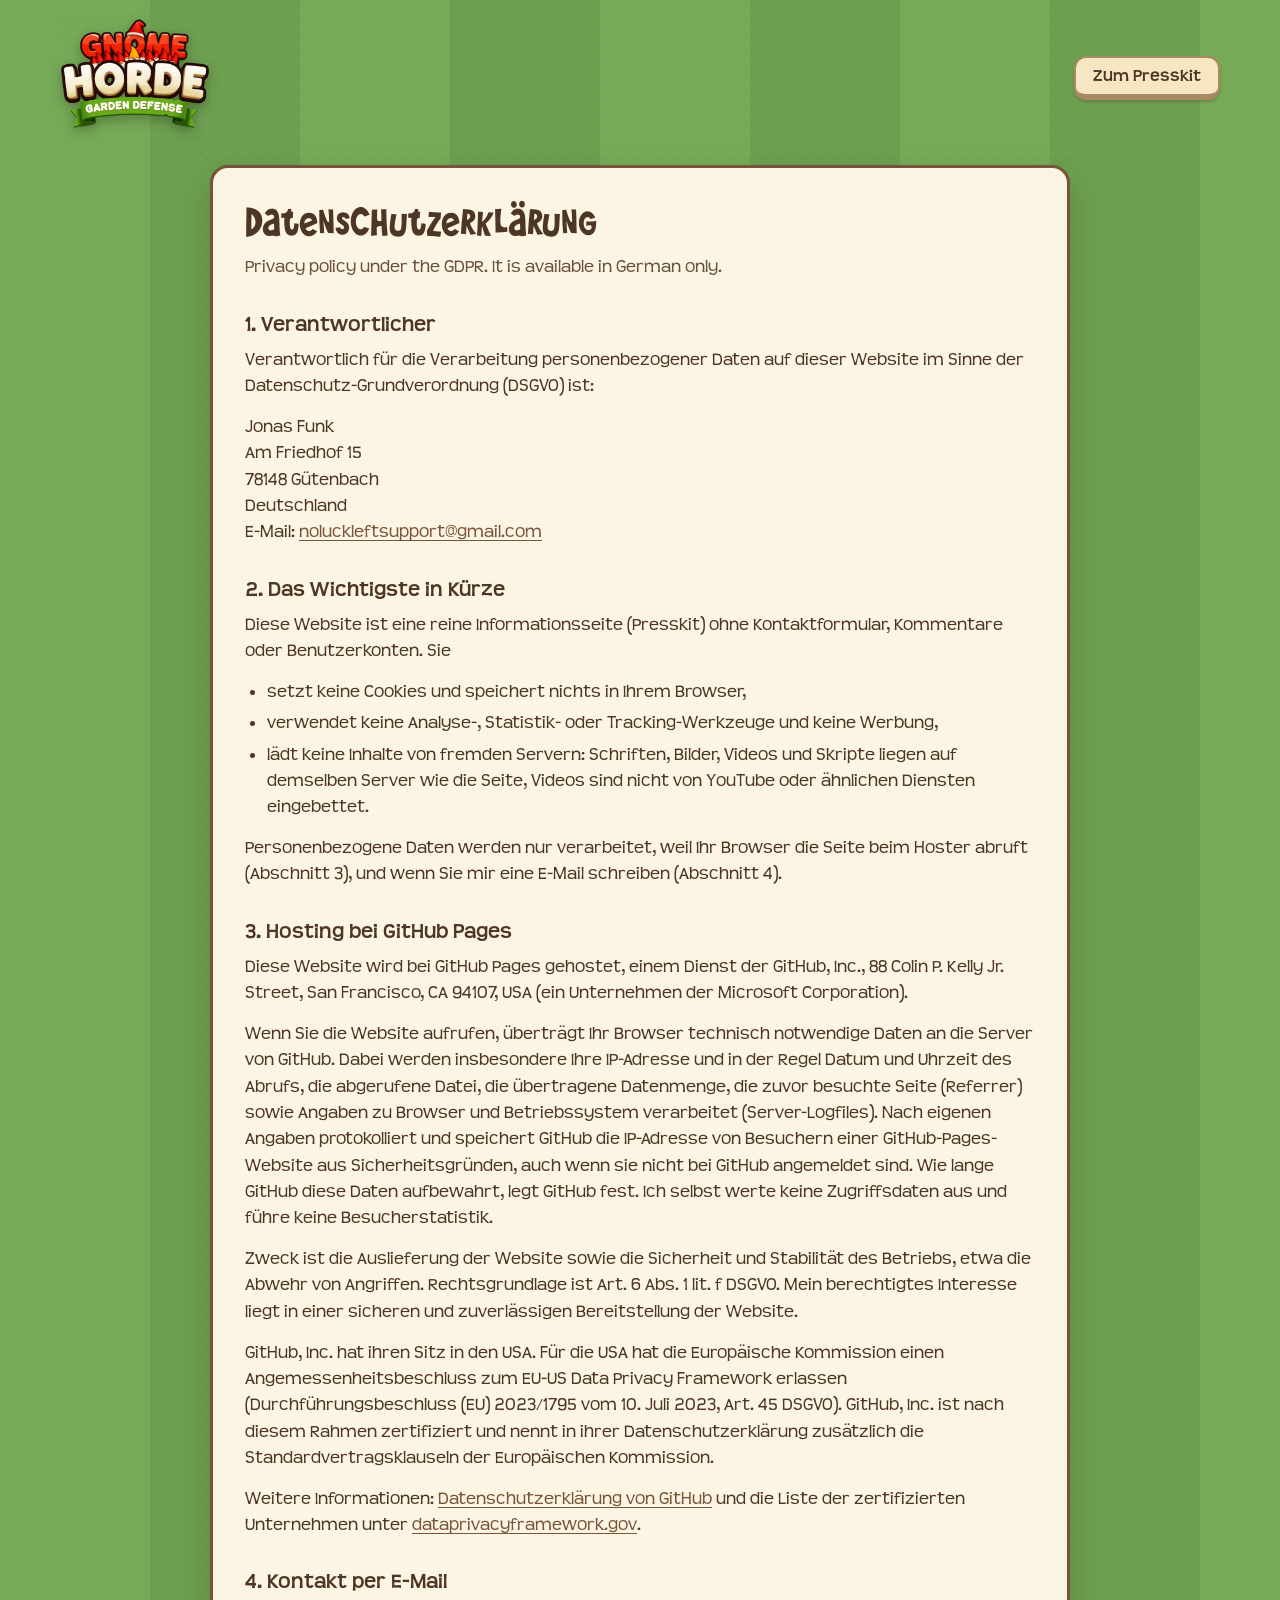
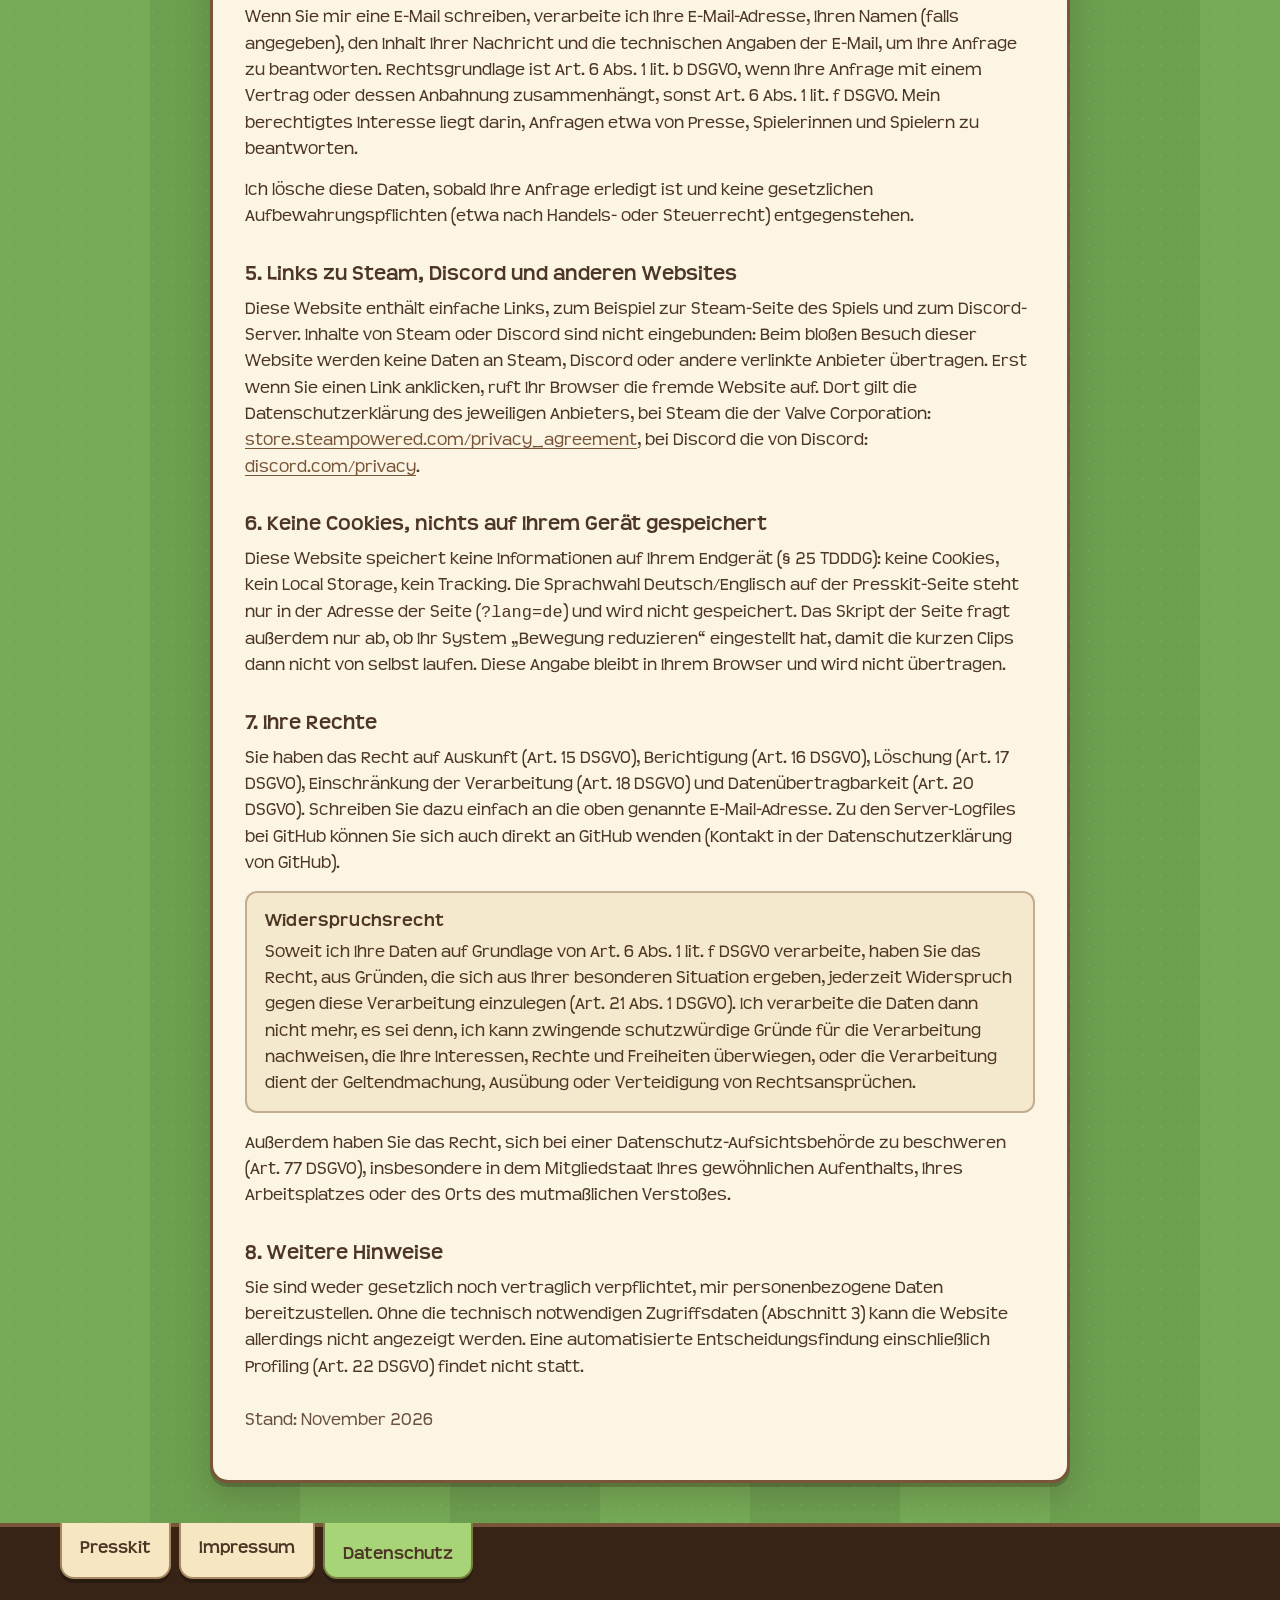
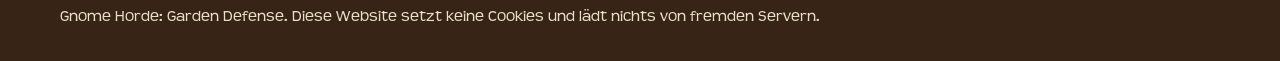
<file: datenschutz.html>
<!doctype html>
<html lang="de">
<head>
<meta charset="utf-8">
<meta name="viewport" content="width=device-width, initial-scale=1">
<title>Datenschutzerklärung – Gnome Horde: Garden Defense</title>
<meta name="description" content="Datenschutzerklärung der Presskit-Website von Gnome Horde: Garden Defense.">
<meta name="color-scheme" content="light">
<link rel="icon" href="favicon.ico" sizes="any">
<link rel="stylesheet" href="assets/css/site.css">
</head>
<body>
<a class="skip" href="#main">Zum Inhalt springen</a>

<header class="page-top">
  <div class="wrap">
    <a class="page-logo" href="index.html"><img src="assets/img/logo.webp" width="1000" height="740" alt="Gnome Horde: Garden Defense – zum Presskit"></a>
    <a class="key" href="index.html">Zum Presskit</a>
  </div>
</header>

<main id="main" class="legal">
  <div class="card">
    <h1>Datenschutzerklärung</h1>
    <p class="lang-note" lang="en">Privacy policy under the GDPR. It is available in German only.</p>

    <h2>1. Verantwortlicher</h2>
    <p>Verantwortlich für die Verarbeitung personenbezogener Daten auf dieser Website im Sinne der Datenschutz-Grundverordnung (DSGVO) ist:</p>
    <address>
      Jonas Funk<br>
      Am Friedhof 15<br>
      78148 Gütenbach<br>
      Deutschland<br>
      E-Mail: <a href="mailto:noluckleftsupport@gmail.com">noluckleftsupport@gmail.com</a>
    </address>

    <h2>2. Das Wichtigste in Kürze</h2>
    <p>Diese Website ist eine reine Informationsseite (Presskit) ohne Kontaktformular, Kommentare oder Benutzerkonten. Sie</p>
    <ul>
      <li>setzt keine Cookies und speichert nichts in Ihrem Browser,</li>
      <li>verwendet keine Analyse-, Statistik- oder Tracking-Werkzeuge und keine Werbung,</li>
      <li>lädt keine Inhalte von fremden Servern: Schriften, Bilder, Videos und Skripte liegen auf demselben Server wie die Seite, Videos sind nicht von YouTube oder ähnlichen Diensten eingebettet.</li>
    </ul>
    <p>Personenbezogene Daten werden nur verarbeitet, weil Ihr Browser die Seite beim Hoster abruft (Abschnitt 3), und wenn Sie mir eine E-Mail schreiben (Abschnitt 4).</p>

    <h2>3. Hosting bei GitHub Pages</h2>
    <p>Diese Website wird bei GitHub Pages gehostet, einem Dienst der GitHub, Inc., 88 Colin P. Kelly Jr. Street, San Francisco, CA 94107, USA (ein Unternehmen der Microsoft Corporation).</p>
    <p>Wenn Sie die Website aufrufen, überträgt Ihr Browser technisch notwendige Daten an die Server von GitHub. Dabei werden insbesondere Ihre IP-Adresse und in der Regel Datum und Uhrzeit des Abrufs, die abgerufene Datei, die übertragene Datenmenge, die zuvor besuchte Seite (Referrer) sowie Angaben zu Browser und Betriebssystem verarbeitet (Server-Logfiles). Nach eigenen Angaben protokolliert und speichert GitHub die IP-Adresse von Besuchern einer GitHub-Pages-Website aus Sicherheitsgründen, auch wenn sie nicht bei GitHub angemeldet sind. Wie lange GitHub diese Daten aufbewahrt, legt GitHub fest. Ich selbst werte keine Zugriffsdaten aus und führe keine Besucherstatistik.</p>
    <p>Zweck ist die Auslieferung der Website sowie die Sicherheit und Stabilität des Betriebs, etwa die Abwehr von Angriffen. Rechtsgrundlage ist Art. 6 Abs. 1 lit. f DSGVO. Mein berechtigtes Interesse liegt in einer sicheren und zuverlässigen Bereitstellung der Website.</p>
    <p>GitHub, Inc. hat ihren Sitz in den USA. Für die USA hat die Europäische Kommission einen Angemessenheitsbeschluss zum EU-US Data Privacy Framework erlassen (Durchführungsbeschluss (EU) 2023/1795 vom 10. Juli 2023, Art. 45 DSGVO). GitHub, Inc. ist nach diesem Rahmen zertifiziert und nennt in ihrer Datenschutzerklärung zusätzlich die Standardvertragsklauseln der Europäischen Kommission.</p>
    <p>Weitere Informationen: <a href="https://docs.github.com/en/site-policy/privacy-policies/github-general-privacy-statement">Datenschutzerklärung von GitHub</a> und die Liste der zertifizierten Unternehmen unter <a href="https://www.dataprivacyframework.gov/list">dataprivacyframework.gov</a>.</p>

    <h2>4. Kontakt per E-Mail</h2>
    <p>Wenn Sie mir eine E-Mail schreiben, verarbeite ich Ihre E-Mail-Adresse, Ihren Namen (falls angegeben), den Inhalt Ihrer Nachricht und die technischen Angaben der E-Mail, um Ihre Anfrage zu beantworten. Rechtsgrundlage ist Art. 6 Abs. 1 lit. b DSGVO, wenn Ihre Anfrage mit einem Vertrag oder dessen Anbahnung zusammenhängt, sonst Art. 6 Abs. 1 lit. f DSGVO. Mein berechtigtes Interesse liegt darin, Anfragen etwa von Presse, Spielerinnen und Spielern zu beantworten.</p>
    <p>Ich lösche diese Daten, sobald Ihre Anfrage erledigt ist und keine gesetzlichen Aufbewahrungspflichten (etwa nach Handels- oder Steuerrecht) entgegenstehen.</p>

    <h2>5. Links zu Steam, Discord und anderen Websites</h2>
    <p>Diese Website enthält einfache Links, zum Beispiel zur Steam-Seite des Spiels und zum Discord-Server. Inhalte von Steam oder Discord sind nicht eingebunden: Beim bloßen Besuch dieser Website werden keine Daten an Steam, Discord oder andere verlinkte Anbieter übertragen. Erst wenn Sie einen Link anklicken, ruft Ihr Browser die fremde Website auf. Dort gilt die Datenschutzerklärung des jeweiligen Anbieters, bei Steam die der Valve Corporation: <a href="https://store.steampowered.com/privacy_agreement/">store.steampowered.com/privacy_agreement</a>, bei Discord die von Discord: <a href="https://discord.com/privacy">discord.com/privacy</a>.</p>

    <h2>6. Keine Cookies, nichts auf Ihrem Gerät gespeichert</h2>
    <p>Diese Website speichert keine Informationen auf Ihrem Endgerät (§ 25 TDDDG): keine Cookies, kein Local Storage, kein Tracking. Die Sprachwahl Deutsch/Englisch auf der Presskit-Seite steht nur in der Adresse der Seite (<code>?lang=de</code>) und wird nicht gespeichert. Das Skript der Seite fragt außerdem nur ab, ob Ihr System „Bewegung reduzieren“ eingestellt hat, damit die kurzen Clips dann nicht von selbst laufen. Diese Angabe bleibt in Ihrem Browser und wird nicht übertragen.</p>

    <h2>7. Ihre Rechte</h2>
    <p>Sie haben das Recht auf Auskunft (Art. 15 DSGVO), Berichtigung (Art. 16 DSGVO), Löschung (Art. 17 DSGVO), Einschränkung der Verarbeitung (Art. 18 DSGVO) und Datenübertragbarkeit (Art. 20 DSGVO). Schreiben Sie dazu einfach an die oben genannte E-Mail-Adresse. Zu den Server-Logfiles bei GitHub können Sie sich auch direkt an GitHub wenden (Kontakt in der Datenschutzerklärung von GitHub).</p>
    <div class="box">
      <h3>Widerspruchsrecht</h3>
      <p>Soweit ich Ihre Daten auf Grundlage von Art. 6 Abs. 1 lit. f DSGVO verarbeite, haben Sie das Recht, aus Gründen, die sich aus Ihrer besonderen Situation ergeben, jederzeit Widerspruch gegen diese Verarbeitung einzulegen (Art. 21 Abs. 1 DSGVO). Ich verarbeite die Daten dann nicht mehr, es sei denn, ich kann zwingende schutzwürdige Gründe für die Verarbeitung nachweisen, die Ihre Interessen, Rechte und Freiheiten überwiegen, oder die Verarbeitung dient der Geltendmachung, Ausübung oder Verteidigung von Rechtsansprüchen.</p>
    </div>
    <p>Außerdem haben Sie das Recht, sich bei einer Datenschutz-Aufsichtsbehörde zu beschweren (Art. 77 DSGVO), insbesondere in dem Mitgliedstaat Ihres gewöhnlichen Aufenthalts, Ihres Arbeitsplatzes oder des Orts des mutmaßlichen Verstoßes.</p>

    <h2>8. Weitere Hinweise</h2>
    <p>Sie sind weder gesetzlich noch vertraglich verpflichtet, mir personenbezogene Daten bereitzustellen. Ohne die technisch notwendigen Zugriffsdaten (Abschnitt 3) kann die Website allerdings nicht angezeigt werden. Eine automatisierte Entscheidungsfindung einschließlich Profiling (Art. 22 DSGVO) findet nicht statt.</p>
    <p class="updated">Stand: November 2026</p>
  </div>
</main>

<footer class="site-footer">
  <div class="wrap">
    <nav class="tabs" aria-label="Seiten">
      <a class="tab" href="index.html">Presskit</a>
      <a class="tab" href="impressum.html">Impressum</a>
      <a class="tab" href="datenschutz.html" aria-current="page">Datenschutz</a>
    </nav>
    <p class="fineprint">Gnome Horde: Garden Defense. Diese Website setzt keine Cookies und lädt nichts von fremden Servern.</p>
  </div>
</footer>
</body>
</html>
</file>
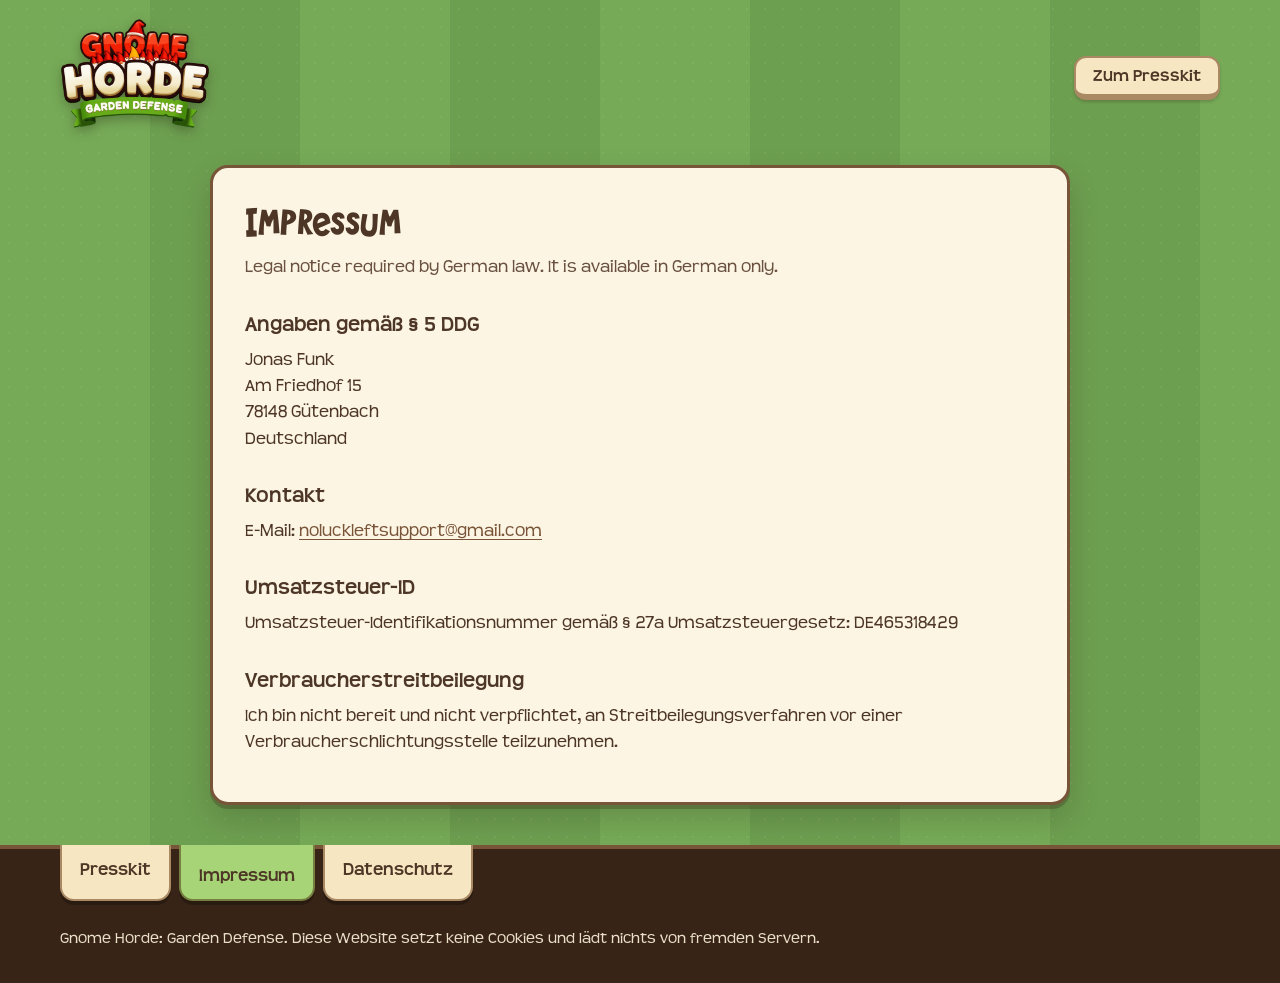
<file: impressum.html>
<!doctype html>
<html lang="de">
<head>
<meta charset="utf-8">
<meta name="viewport" content="width=device-width, initial-scale=1">
<title>Impressum – Gnome Horde: Garden Defense</title>
<meta name="description" content="Impressum der Presskit-Website von Gnome Horde: Garden Defense.">
<meta name="color-scheme" content="light">
<link rel="icon" href="favicon.ico" sizes="any">
<link rel="stylesheet" href="assets/css/site.css">
</head>
<body>
<a class="skip" href="#main">Zum Inhalt springen</a>

<header class="page-top">
  <div class="wrap">
    <a class="page-logo" href="index.html"><img src="assets/img/logo.webp" width="1000" height="740" alt="Gnome Horde: Garden Defense – zum Presskit"></a>
    <a class="key" href="index.html">Zum Presskit</a>
  </div>
</header>

<main id="main" class="legal">
  <div class="card">
    <h1>Impressum</h1>
    <p class="lang-note" lang="en">Legal notice required by German law. It is available in German only.</p>

    <h2>Angaben gemäß § 5 DDG</h2>
    <address>
      Jonas Funk<br>
      Am Friedhof 15<br>
      78148 Gütenbach<br>
      Deutschland
    </address>

    <h2>Kontakt</h2>
    <p>E-Mail: <a href="mailto:noluckleftsupport@gmail.com">noluckleftsupport@gmail.com</a></p>

    <h2>Umsatzsteuer-ID</h2>
    <p>Umsatzsteuer-Identifikationsnummer gemäß § 27a Umsatzsteuergesetz: DE465318429</p>

    <h2>Verbraucherstreitbeilegung</h2>
    <p>Ich bin nicht bereit und nicht verpflichtet, an Streitbeilegungsverfahren vor einer Verbraucherschlichtungsstelle teilzunehmen.</p>
  </div>
</main>

<footer class="site-footer">
  <div class="wrap">
    <nav class="tabs" aria-label="Seiten">
      <a class="tab" href="index.html">Presskit</a>
      <a class="tab" href="impressum.html" aria-current="page">Impressum</a>
      <a class="tab" href="datenschutz.html">Datenschutz</a>
    </nav>
    <p class="fineprint">Gnome Horde: Garden Defense. Diese Website setzt keine Cookies und lädt nichts von fremden Servern.</p>
  </div>
</footer>
</body>
</html>
</file>
<file: assets/css/site.css>
/* Gnome Horde: Garden Defense – press kit. Colours from the game (Ui.cs, Palette in Models.cs), sRGB. */

@font-face {
  font-family: "Wee Bairn";
  src: url("../fonts/wee-bairn.otf") format("opentype");
  font-display: swap;
}
@font-face {
  font-family: "Teen";
  src: url("../fonts/teen.otf") format("opentype");
  font-weight: 400;
  font-display: swap;
}
@font-face {
  font-family: "Teen";
  src: url("../fonts/teen-bold.otf") format("opentype");
  font-weight: 700;
  font-display: swap;
}

:root {
  --ink: #4d3626;          /* Ui.Ink */
  --ink-muted: #69503f;
  --paper: #fcf5e3;        /* Ui.Paper */
  --paper-deep: #f5e9cd;
  --wood: #785438;         /* Ui.Wood */
  --brown: #382417;        /* Ui.DarkBrown */
  --key: #f7e6c2;          /* Ui.KeyFace */
  --key-hover: #fcf1da;
  --key-side: #a88964;     /* Ui.Side(KeyFace) */
  --go: #a8d478;           /* Ui.KeyGo */
  --go-hover: #bde29a;
  --go-side: #777f40;      /* Ui.Side(KeyGo) */
  --hat: #db2b26;          /* Palette.Hat */
  --shard: #6bb3db;        /* Ui.ShardColor */
  --gold: #f2b838;         /* Ui.HatColor */
  --clover: #66b85c;       /* Ui.CloverColor */
  --lawn-a: #76aa57;
  --lawn-b: #6d9f50;       /* mown stripes around Palette.Grass */
  --sky: #a9d3f2;
  --radius: 18px;
  --shadow: 0 4px 0 rgba(56, 36, 23, 0.28), 0 14px 30px rgba(30, 20, 10, 0.18);
  --body: "Teen", "Segoe UI", system-ui, -apple-system, "Helvetica Neue", Arial, sans-serif;
  --title: "Wee Bairn", "Teen", "Segoe UI", system-ui, sans-serif;
  color-scheme: light;
}

/* Language: the page holds every text in English and German; html[data-lang] shows one of them. */
html[data-lang="en"] [data-l="de"],
html[data-lang="de"] [data-l="en"] {
  display: none !important;
}

*, *::before, *::after { box-sizing: border-box; }

html {
  -webkit-text-size-adjust: 100%;
  text-size-adjust: 100%;
  scroll-behavior: smooth;
  scroll-padding-top: 16px;
}

body {
  margin: 0;
  font-family: var(--body);
  font-size: 1.0625rem;
  line-height: 1.55;
  color: var(--ink);
  background-color: var(--lawn-a);
  background-image:
    radial-gradient(rgba(255, 255, 255, 0.06) 1px, transparent 1.6px),
    repeating-linear-gradient(90deg, var(--lawn-a) 0 150px, var(--lawn-b) 150px 300px);
  background-size: 18px 18px, auto;
  overflow-x: hidden;
  /* sticky footer: on a short page (Impressum) the footer sits at the bottom of a tall window, not in the lawn */
  min-height: 100vh;
  min-height: 100dvh;
  display: flex;
  flex-direction: column;
}
main { flex: 1 0 auto; }

img, video, svg { max-width: 100%; }
img { height: auto; }

a { color: var(--wood); text-underline-offset: 0.18em; text-decoration-thickness: 0.08em; }
a:hover { color: #a51f1b; }  /* darker than Palette.Hat, 6:1 on paper */

:focus-visible {
  outline: 3px solid var(--brown);
  outline-offset: 3px;
  border-radius: 6px;
}

.site-footer :focus-visible { outline-color: var(--paper); }

.visually-hidden {
  position: absolute !important;
  width: 1px; height: 1px;
  padding: 0; margin: -1px;
  overflow: hidden; clip: rect(0 0 0 0);
  white-space: nowrap; border: 0;
}

.skip {
  position: absolute; left: 16px; top: -60px; z-index: 50;
  background: var(--paper); color: var(--ink); font-weight: 700;
  padding: 10px 16px; border-radius: 12px; border: 3px solid var(--wood);
}
.skip:focus { top: 16px; }

.wrap {
  width: min(1160px, calc(100% - 32px));
  margin-inline: auto;
}

/* ------------------------------------------------------------------ keys (the game's toy buttons) */

.key {
  display: inline-flex; align-items: center; justify-content: center; gap: 0.45em;
  font: 700 1rem/1.2 var(--body);
  color: var(--ink);
  text-decoration: none;
  background: var(--key);
  border: 2px solid var(--key-side);
  border-bottom-width: 6px;
  border-radius: 12px;
  padding: 0.55em 1.05em 0.5em;
  box-shadow: 0 2px 3px rgba(40, 25, 13, 0.2);
  cursor: pointer;
  transition: transform 0.08s ease, background-color 0.15s ease;
}
.key:hover { background: var(--key-hover); color: var(--ink); }
.key:active { transform: translateY(3px); border-bottom-width: 3px; margin-bottom: 3px; }
.key small { font-weight: 400; color: var(--ink-muted); white-space: nowrap; }
.key-go { background: var(--go); border-color: var(--go-side); }
.key-go:hover { background: var(--go-hover); }
.key-go small { color: var(--ink); }

/* ------------------------------------------------------------------ cards and signs */

.card {
  background: var(--paper);
  border: 3px solid var(--wood);
  border-radius: var(--radius);
  box-shadow: var(--shadow);
  padding: clamp(20px, 3vw, 32px);
}

.section { margin-block: clamp(40px, 6vw, 64px); }

.sign {
  position: relative; z-index: 2;
  display: inline-block;
  margin: 0 0 -16px 18px;
  font-family: var(--title);
  font-weight: 400;
  font-size: clamp(1.45rem, 1.15rem + 1.1vw, 2.05rem);
  line-height: 1.1;
  letter-spacing: 0.02em;
  color: var(--paper);
  background: var(--wood);
  border: 3px solid var(--brown);
  border-radius: 14px;
  padding: 0.32em 0.8em 0.42em;
  box-shadow: inset 0 -5px 0 rgba(0, 0, 0, 0.18), 0 4px 0 rgba(56, 36, 23, 0.3);
  transform: rotate(-1.2deg);
}
.sign + .card { padding-top: calc(clamp(20px, 3vw, 32px) + 16px); }

h3 {
  font-family: var(--title);
  font-weight: 400;
  font-size: 1.35rem;
  line-height: 1.2;
  letter-spacing: 0.01em;
  margin: 0 0 0.4em;
  color: var(--ink);
}
.prose > :last-child { margin-bottom: 0; }
.prose h3:not(:first-child) { margin-top: 1.1em; }
.prose p { margin: 0 0 0.85em; }
.intro { margin: 0 0 1.2em; }
.after { margin: 1.4em 0 0; }

/* ------------------------------------------------------------------ top bar */

.topbar { position: absolute; top: 0; left: 0; right: 0; z-index: 5; }
.topbar-row { display: flex; align-items: center; justify-content: space-between; gap: 12px; padding-top: 16px; }

.topnav, .lang-switch {
  display: flex; gap: 4px;
  background: rgba(252, 245, 227, 0.94);
  border: 2px solid rgba(120, 84, 56, 0.55);
  border-radius: 999px;
  padding: 4px;
  box-shadow: 0 3px 8px rgba(30, 20, 10, 0.18);
}
.lang-switch[hidden] { display: none; }
.topnav a, .lang-switch button {
  font: 700 0.95rem/1 var(--body);
  color: var(--ink);
  text-decoration: none;
  padding: 0.6em 0.95em;
  border-radius: 999px;
  border: 0;
  background: transparent;
  cursor: pointer;
}
.topnav a:hover, .lang-switch button:hover { background: var(--key); color: var(--ink); }
.lang-switch button[aria-pressed="true"] { background: var(--go); }

/* ------------------------------------------------------------------ hero */

.hero {
  position: relative;
  display: flex; align-items: flex-end;
  min-height: clamp(560px, 76vh, 720px);
  background: var(--sky);
  overflow: hidden;
  border-bottom: 4px solid var(--brown);
}
.hero-art img {
  position: absolute; inset: 0;
  width: 100%; height: 100%;
  object-fit: cover;
  object-position: 100% 0;
}
.hero-content { position: relative; z-index: 1; padding: 104px 0 44px; }
.hero-title { margin: 0; line-height: 0; }
.hero-logo {
  width: clamp(300px, 34vw, 460px);
  filter: drop-shadow(0 8px 12px rgba(30, 20, 10, 0.3));
}
.hero-card { max-width: 540px; margin-top: 14px; padding: 18px 22px 20px; }
.tagline {
  font-family: var(--title);
  font-size: clamp(1.3rem, 1.1rem + 0.8vw, 1.65rem);
  line-height: 1.2;
  margin: 0 0 0.25em;
}
.hero-meta { margin: 0 0 14px; color: var(--ink-muted); font-weight: 700; }
.actions { display: flex; flex-wrap: wrap; gap: 10px; }

/* ------------------------------------------------------------------ factsheet and about */

.pair {
  display: grid;
  grid-template-columns: minmax(0, 1fr) minmax(0, 1fr);
  gap: 0 28px;
  align-items: start;
}
.facts {
  display: grid;
  grid-template-columns: max-content minmax(0, 1fr);
  gap: 9px 22px;
  margin: 0;
}
.facts dt { font-weight: 700; color: var(--ink-muted); }
.facts dd { margin: 0; overflow-wrap: anywhere; }
.nb { white-space: nowrap; }

/* ------------------------------------------------------------------ trailer and clips */

.video-frame, .clip-frame {
  position: relative;
  aspect-ratio: 16 / 9;
  border: 3px solid var(--wood);
  border-radius: 14px;
  overflow: hidden;
  background: #2a1d13;
}
.video-frame video, .clip-frame video {
  display: block;
  width: 100%; height: 100%;
  object-fit: cover;
}
.media-note { margin: 12px 0 0; color: var(--ink-muted); }
.media-note a { margin-left: 0.4em; font-weight: 700; }

.clips {
  list-style: none; margin: 0; padding: 0;
  display: grid;
  grid-template-columns: repeat(3, minmax(0, 1fr));
  gap: 26px 22px;
}
.clip-lead { grid-column: 1 / -1; }
.clip figure, .shot figure { margin: 0; }
.clip figcaption { margin-top: 10px; line-height: 1.4; }
.clip-lead figcaption { font-size: 1.15rem; }

.clip-toggle {
  position: absolute; right: 10px; bottom: 10px;
  width: 44px; height: 44px;
  padding: 0;
  border-radius: 50%;
  border-bottom-width: 4px;
}
.clip-toggle:active { margin-bottom: 0; }
.clip-toggle .icon-play, .clip-toggle[data-state="playing"] .icon-pause { display: block; }
.clip-toggle .icon-pause, .clip-toggle[data-state="playing"] .icon-play,
.clip-toggle .lbl-pause, .clip-toggle[data-state="playing"] .lbl-play { display: none; }
.clip-toggle[data-state="playing"] .lbl-pause { display: inline; }

/* ------------------------------------------------------------------ features */

.features {
  list-style: none; margin: 0; padding: 0;
  display: grid;
  grid-template-columns: repeat(3, minmax(0, 1fr));
  gap: 18px;
}
.feature {
  background: var(--paper-deep);
  border: 2px solid rgba(120, 84, 56, 0.35);
  border-top: 8px solid var(--accent, var(--wood));
  border-radius: 14px;
  padding: 16px 18px 18px;
}
.feature p { margin: 0; }
.f-red { --accent: var(--hat); }
.f-blue { --accent: var(--shard); }
.f-green { --accent: var(--clover); }
.f-gold { --accent: var(--gold); }
.f-purple { --accent: #7a4fb0; }
.f-teal { --accent: #2a9aa0; }
.currencies { display: flex; gap: 8px; margin-top: 12px !important; }
.currencies img { width: 40px; height: 40px; }

/* ------------------------------------------------------------------ screenshots */

.gallery {
  list-style: none; margin: 0; padding: 0;
  display: grid;
  grid-template-columns: repeat(4, minmax(0, 1fr));
  gap: 22px 18px;
}
.shot-lead { grid-column: 1 / -1; }  /* the first shot spans the row, uncropped; the other 16 fill four rows of four */
.shot-lead figcaption { font-size: 1.05rem; }
.shot-link {
  display: block;
  border: 3px solid var(--wood);
  border-radius: 12px;
  overflow: hidden;
  background: #d8c9a8;
  box-shadow: 0 3px 0 rgba(56, 36, 23, 0.22);
  transition: transform 0.12s ease, box-shadow 0.12s ease;
}
.shot-link:hover { transform: translateY(-2px); box-shadow: 0 6px 0 rgba(56, 36, 23, 0.22); }
.shot-link img { display: block; width: 100%; aspect-ratio: 16 / 9; }
.shot figcaption { margin-top: 8px; font-size: 0.95rem; line-height: 1.35; }

/* ------------------------------------------------------------------ downloads */

.downloads {
  list-style: none; margin: 0; padding: 0;
  display: grid;
  grid-template-columns: repeat(auto-fill, minmax(230px, 1fr));
  gap: 18px;
}
.dl a {
  display: flex; flex-direction: column; height: 100%;
  text-decoration: none; color: var(--ink);
  background: var(--paper-deep);
  border: 2px solid rgba(120, 84, 56, 0.4);
  border-radius: 14px;
  overflow: hidden;
  transition: transform 0.12s ease;
}
.dl a:hover { transform: translateY(-2px); color: var(--ink); }
.dl-preview {
  position: relative;
  display: block;
  aspect-ratio: 16 / 10;
  background: #cfe6f7;
  border-bottom: 2px solid rgba(120, 84, 56, 0.3);
}
.dl-alpha .dl-preview {
  background-color: #eadfc4;
  background-image: conic-gradient(#f4ecd8 25%, transparent 0 50%, #f4ecd8 0 75%, transparent 0);
  background-size: 20px 20px;
}
.dl-preview img { position: absolute; inset: 10px; width: calc(100% - 20px); height: calc(100% - 20px); object-fit: contain; }
.dl-text { display: flex; flex-direction: column; gap: 2px; padding: 10px 14px 12px; }
.dl-text strong { font-size: 1.02rem; }
.dl-text small { color: var(--ink-muted); font-size: 0.9rem; }
.dl-text small span { white-space: nowrap; }
.dl-text strong::after { content: " ↓"; color: var(--wood); }
.press-files { display: flex; flex-wrap: wrap; align-items: center; gap: 12px 22px; }
.press-files p { margin: 0; flex: 1 1 320px; }

/* ------------------------------------------------------------------ the last row */

.trio {
  display: grid;
  grid-template-columns: repeat(3, minmax(0, 1fr));
  gap: 0 24px;
  align-items: stretch;
}
.trio .section { display: flex; flex-direction: column; }
.trio .sign { align-self: flex-start; }
.trio .card { flex: 1 1 auto; }
.contact-mail { font-size: 1.15rem; font-weight: 700; overflow-wrap: anywhere; }

/* ------------------------------------------------------------------ footer with tabs */

.site-footer {
  margin-top: clamp(24px, 4vw, 40px);
  background: var(--brown);
  color: var(--paper);
  border-top: 4px solid var(--wood);
  padding: 0 0 32px;
}
.tabs {
  display: flex; flex-wrap: wrap; gap: 8px;
  transform: translateY(-4px);
}
.tab {
  display: inline-flex; align-items: baseline; gap: 0.45em;
  font-weight: 700;
  color: var(--ink);
  text-decoration: none;
  background: var(--key);
  border: 2px solid var(--key-side);
  border-top: 0;
  border-radius: 0 0 14px 14px;
  padding: 12px 18px 10px;
  box-shadow: 0 4px 0 rgba(0, 0, 0, 0.25);
}
.tab small { font-weight: 400; color: var(--ink-muted); }
.tab:hover { background: var(--key-hover); color: var(--ink); }
.tab:focus-visible { background: var(--key-hover); }
.tab[aria-current="page"] { background: var(--go); border-color: var(--go-side); padding-top: 18px; }
.tab[aria-current="page"] small { color: var(--ink); }
.fineprint { margin: 22px 0 0; font-size: 0.95rem; color: #eadfc8; }
.site-footer a:not(.tab) { color: var(--paper); }

/* ------------------------------------------------------------------ screenshot viewer */

.lightbox {
  width: min(1400px, calc(100vw - 24px));
  max-height: calc(100vh - 24px);
  padding: 0;
  border: 3px solid var(--wood);
  border-radius: 16px;
  background: var(--paper);
  box-shadow: 0 20px 60px rgba(0, 0, 0, 0.5);
}
.lightbox::backdrop { background: rgba(26, 17, 10, 0.86); }
.lb-inner { display: flex; flex-direction: column; }
.lb-img {
  display: block; width: 100%; height: auto;
  max-height: calc(100vh - 140px);
  object-fit: contain;
  background: #2a1d13;
}
.lb-bar { display: flex; flex-wrap: wrap; align-items: center; justify-content: space-between; gap: 10px 16px; padding: 12px 16px; }
.lb-caption { margin: 0; flex: 1 1 300px; font-weight: 700; }
.lb-buttons { display: flex; gap: 8px; }
.lb-buttons .key { padding: 0.45em 0.8em 0.4em; }
.lb-buttons .key:active { margin-bottom: 0; }

/* ------------------------------------------------------------------ legal pages */

.page-top { padding: 18px 0 0; }
.page-top .wrap { display: flex; align-items: center; justify-content: space-between; gap: 12px; flex-wrap: wrap; }
.page-logo img { width: 150px; filter: drop-shadow(0 4px 6px rgba(30, 20, 10, 0.3)); }
.legal { width: min(860px, calc(100% - 32px)); margin: 28px auto 0; }
.legal h1 {
  font-family: var(--title); font-weight: 400;
  font-size: clamp(1.9rem, 1.5rem + 1.6vw, 2.6rem);
  line-height: 1.1;
  margin: 0 0 0.2em;
}
.legal h2 {
  font-family: var(--body); font-weight: 700;
  font-size: 1.25rem; line-height: 1.25;
  margin: 1.6em 0 0.45em;
}
.legal h3 { font-family: var(--body); font-weight: 700; font-size: 1.1rem; margin-top: 0.2em; }
.legal p, .legal ul { margin: 0 0 0.85em; }
.legal ul { padding-left: 1.3em; }
.legal li { margin-bottom: 0.3em; }
.legal address { font-style: normal; margin: 0 0 0.85em; }
.legal a, .legal p, .legal li { overflow-wrap: anywhere; }  /* long link texts (store.steampowered.com/privacy_agreement) must not widen the page */
.lang-note { color: var(--ink-muted); margin: 0 0 1.4em; }
.box {
  background: var(--paper-deep);
  border: 2px solid rgba(120, 84, 56, 0.4);
  border-radius: 12px;
  padding: 14px 18px;
  margin: 0 0 1em;
}
.box > :last-child { margin-bottom: 0; }
.updated { color: var(--ink-muted); margin-top: 1.6em !important; }

/* ------------------------------------------------------------------ narrower screens */

@media (max-width: 1080px) {
  .pair { grid-template-columns: minmax(0, 1fr); }
  .trio { grid-template-columns: minmax(0, 1fr); }
  .features { grid-template-columns: repeat(2, minmax(0, 1fr)); }
}

@media (max-width: 900px) {
  .topnav { display: none; }
  .topbar-row { justify-content: flex-end; }
  .clips { grid-template-columns: repeat(2, minmax(0, 1fr)); }
  .gallery { grid-template-columns: repeat(2, minmax(0, 1fr)); }
}

@media (max-width: 699px) {
  .topbar { position: static; }
  .topbar-row { padding: 10px 0; }
  .hero { display: block; min-height: 0; border-bottom: 0; background: none; overflow: visible; }
  .hero-art img { position: static; display: block; width: 100%; height: auto; }
  .hero-logo { display: none; }
  .hero-content { padding: 0; margin-top: 8px; }
  .hero-card { max-width: none; margin-top: 0; }
  .features { grid-template-columns: minmax(0, 1fr); }
  .clips { grid-template-columns: minmax(0, 1fr); }
  .facts { grid-template-columns: minmax(0, 1fr); gap: 0; }
  .facts dd { margin-bottom: 10px; }
  .sign { margin-left: 10px; }
}

@media (max-width: 520px) {
  .gallery { gap: 16px 12px; }
  .downloads { grid-template-columns: repeat(2, minmax(0, 1fr)); gap: 12px; }
  .dl-text { padding: 8px 10px 10px; }
  .dl-text strong { font-size: 0.95rem; }
  .dl-text small { font-size: 0.82rem; }
  .tabs { flex-wrap: nowrap; gap: 6px; }
  .tab { flex: 1 1 auto; justify-content: center; padding: 10px 6px 8px; font-size: 0.95rem; }
  .tab[aria-current="page"] { padding-top: 14px; }
  .tab small { display: none; }
  .shot figcaption { font-size: 0.9rem; }
  .actions .key { flex: 1 1 auto; }
}

@media (max-width: 360px) {
  .tabs { gap: 4px; }
  .tab { padding: 10px 3px 8px; font-size: 0.85rem; }
  .tab[aria-current="page"] { padding-top: 14px; }
}

@media (prefers-reduced-motion: reduce) {
  html { scroll-behavior: auto; }
  *, *::before, *::after { transition: none !important; animation: none !important; }
}

@media print {
  body { background: #fff; }
  .topbar, .lightbox, .clip-toggle { display: none; }
  .card { box-shadow: none; }
}
</file>
